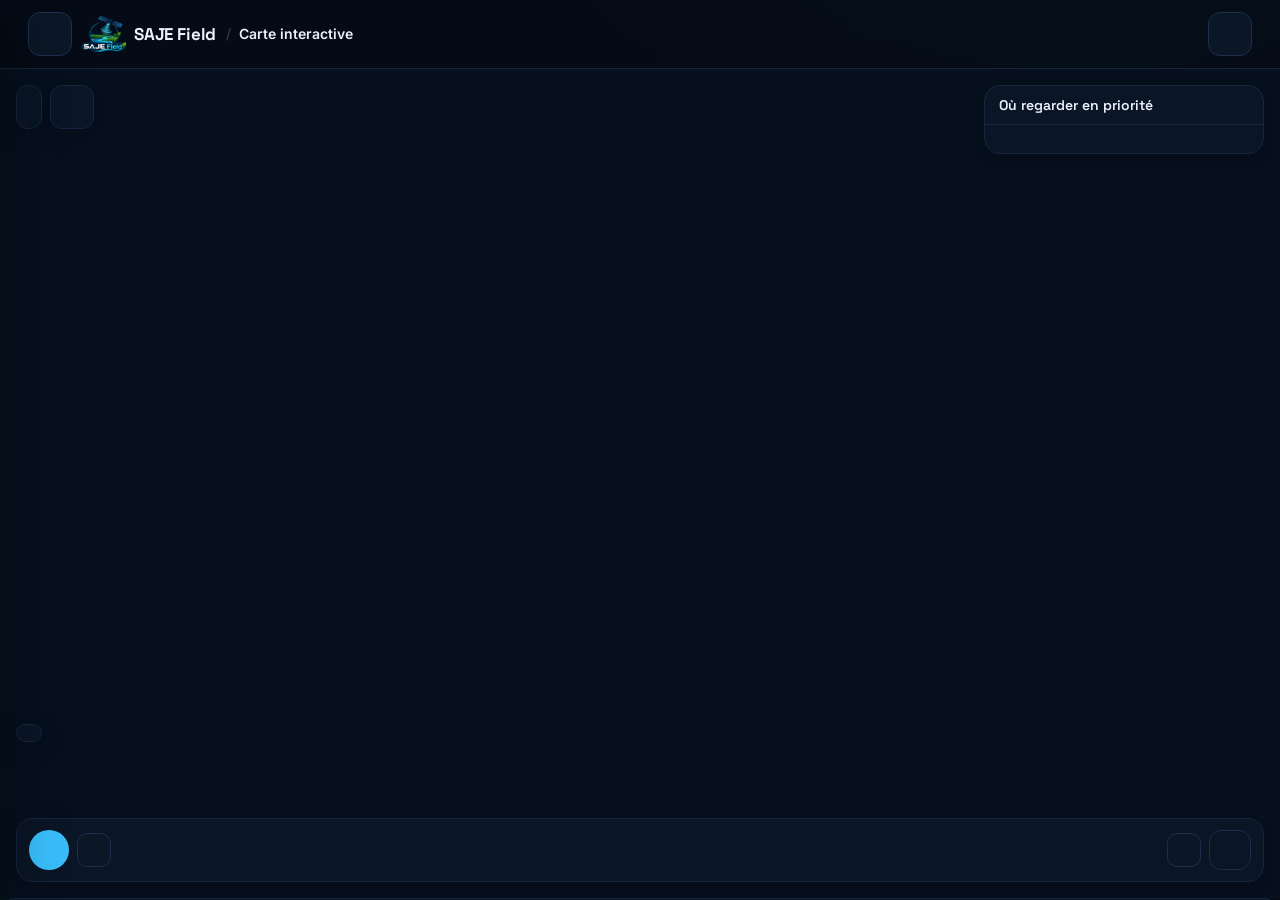
<file: index.html>
<!DOCTYPE html>
<html lang="fr">
<head>
<meta charset="utf-8">
<title>SAJE Field</title>
<meta http-equiv="refresh" content="0; url=app/index.html">
<link rel="icon" href="app/img/favicon.png">
</head>
<body>
<p>Ouverture de SAJE Field… Si rien ne se passe : <a href="app/index.html">ouvrir l'application</a>.</p>
</body>
</html>
</file>
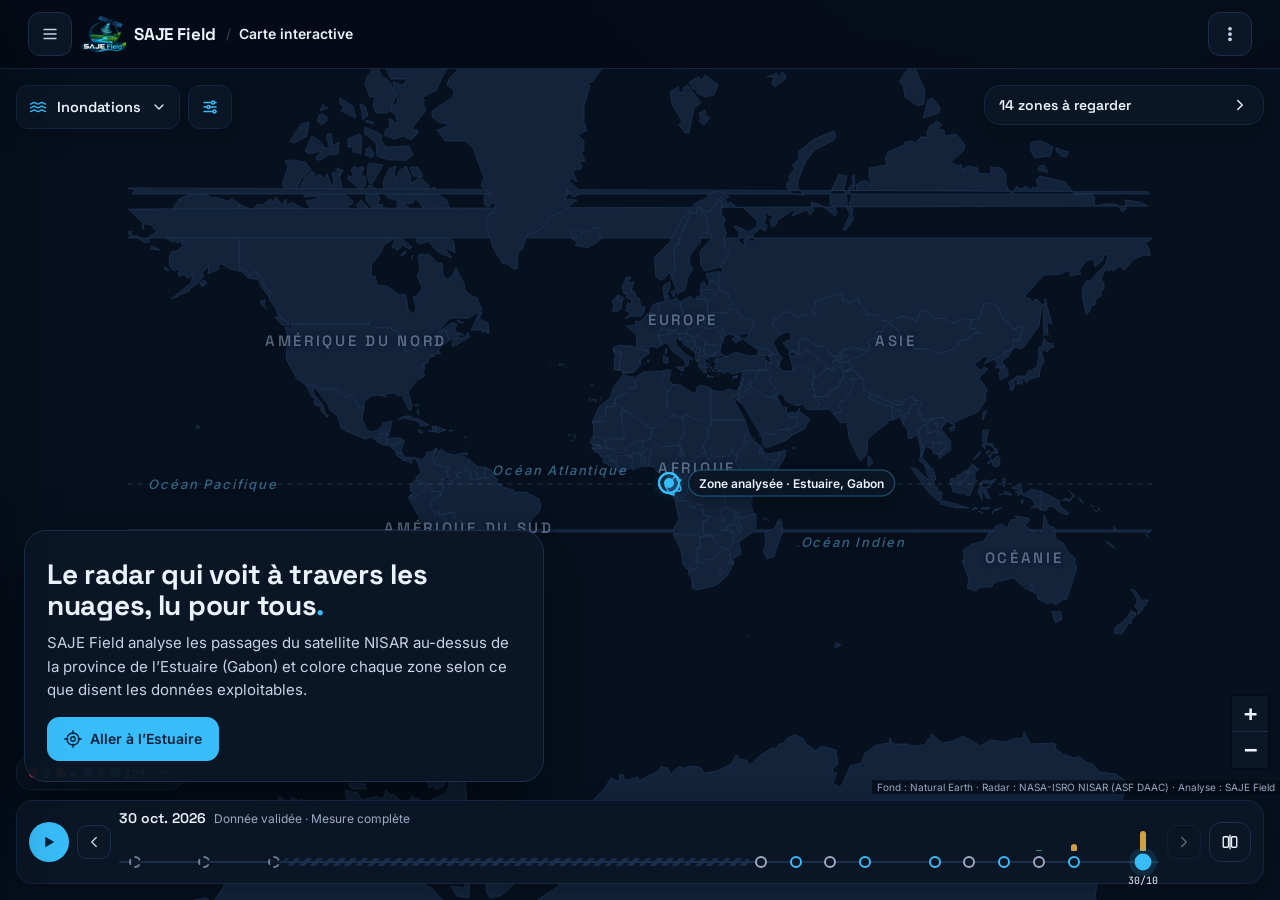
<file: app/index.html>
<!doctype html>
<html lang="fr" data-theme="dark" data-detail="simple" data-page="carte">
<head>
<meta charset="utf-8">
<meta name="viewport" content="width=device-width, initial-scale=1">
<meta name="description" content="SAJE Field : les observations radar NASA-ISRO NISAR de la province de l’Estuaire (Gabon), lues et expliquées pour tous. Application statique, hors ligne.">
<meta name="color-scheme" content="dark light">
<title>SAJE Field · L’Estuaire vu par le radar NISAR</title>
<link rel="icon" href="img/favicon.png">
<link rel="stylesheet" href="lib/leaflet.css">
<link rel="stylesheet" href="css/saje.css">
<script>
  // thème et niveau de détail mémorisés (avant l'affichage, pour éviter un flash)
  try {
    const t = localStorage.getItem('saje_theme'), d = localStorage.getItem('saje_detail');
    if (t) document.documentElement.dataset.theme = t;
    if (d) document.documentElement.dataset.detail = d;
  } catch (e) { /* stockage indisponible : valeurs par défaut */ }
</script>
<script defer src="js/donnees/data_province.js"></script>
<script defer src="js/donnees/cube_province.js"></script>
<script defer src="js/donnees/monde.js"></script>
<script defer src="lib/leaflet.js"></script>
<script defer src="lib/chart.umd.min.js"></script>
<script defer src="js/donnees.js"></script>
<script defer src="js/analyse.js"></script>
<script defer src="js/raisonnement.js"></script>
<script defer src="js/donnees/previsions_province.js" onerror="void 0"></script>
<script defer src="js/prediction.js"></script>
<script defer src="js/carte.js"></script>
<script defer src="js/interface.js"></script>
<script defer src="js/observatoire.js"></script>
<script defer src="js/donnees/bassin/index.js" onerror="void 0"></script>
<script defer src="js/bassin.js"></script>
</head>
<body>
<a class="skip" href="#main">Aller au contenu</a>

<div class="app">
  <div class="scrim" id="scrim" hidden></div>
  <!-- ================= MENU ================= -->
  <aside class="sidebar" id="sidebar" aria-label="Menu principal">
    <a class="brand" href="#carte" data-page-link="carte" aria-label="SAJE Field, accueil">
      <img src="img/logo.png" alt="" width="176" height="144">
      <span class="brand-tag">Comprendre aujourd’hui, préserver demain</span>
    </a>
    <nav class="nav" aria-label="Navigation principale">
      <button class="nav-link" data-page-link="carte"><span class="ico" data-icon="globe"></span><span>Carte interactive</span><span class="num">01</span></button>
      <button class="nav-link" data-page-link="accueil"><span class="ico" data-icon="grid"></span><span>Tableau de bord</span><span class="num">02</span></button>
      <button class="nav-link" data-page-link="bassin"><span class="ico" data-icon="waves"></span><span>Bassin du Congo</span><span class="num">↗</span></button>
      <button class="nav-link" data-page-link="comprendre"><span class="ico" data-icon="book"></span><span>Comprendre</span><span class="num">03</span></button>
      <button class="nav-link" data-page-link="sources"><span class="ico" data-icon="shield"></span><span>Sources & qualité</span><span class="num">04</span></button>
    </nav>
    <div class="side-card">
      <span class="eyebrow">Une autre vue du territoire</span>
      <p class="side-title">Au-delà<br>des nuages.</p>
      <p class="muted small">Le radar voit le sol de jour comme de nuit, même sous la couverture nuageuse de l’équateur.</p>
      <div class="orbit" aria-hidden="true"><span></span><i></i></div>
      <button class="button ghost small-btn" id="tourStart"><span class="ico" data-icon="play"></span>Visite guidée en 3 étapes</button>
    </div>
    <footer class="side-foot">
      <div class="local-badge"><span class="dot"></span>Données embarquées · sans serveur</div>
      <p><strong>NASA · ISRO · NISAR</strong><br>Équipe Hope 241 · NASA Space Apps 2026</p>
      <span class="flag" role="img" aria-label="Drapeau du Gabon"><i></i><i></i><i></i></span>
    </footer>
  </aside>

  <div class="shell">
    <!-- ================= BARRE DU HAUT ================= -->
    <header class="topbar">
      <button class="icon-button" id="menuToggle" aria-label="Ouvrir le menu" aria-expanded="false" aria-controls="sidebar"><span class="ico" data-icon="menu"></span></button>
      <a class="top-brand" href="#carte" data-page-link="carte" aria-label="SAJE Field, carte interactive"><img src="img/logo.png" alt="" width="44" height="36"><span>SAJE Field</span></a>
      <p class="crumb"><span aria-hidden="true">/</span><strong id="crumbPage">Carte interactive</strong></p>
      <span class="grow"></span>
      <span class="chip mode-chip" id="modeChip" title="Mode d’affichage"></span>
      <span class="chip net" id="netChip" title="Connexion"><span class="dot"></span><span id="netText">Hors ligne</span></span>
      <div class="more">
        <button class="icon-button" id="moreBtn" aria-label="Réglages : thème et mode d’affichage" aria-haspopup="menu" aria-expanded="false" aria-controls="moreMenu"><span class="ico" data-icon="dots"></span></button>
        <div class="more-menu" id="moreMenu" role="menu" aria-label="Réglages" hidden>
          <p class="more-title">Mode d’affichage</p>
          <button role="menuitemradio" class="more-item" data-detail="simple" aria-checked="true"><span class="ico" data-icon="user"></span><span><b>Simple</b><small>Pour tout le monde, en mots de tous les jours</small></span><span class="ico check" data-icon="tick"></span></button>
          <button role="menuitemradio" class="more-item" data-detail="expert" aria-checked="false"><span class="ico" data-icon="chart"></span><span><b>Analyste</b><small>Chiffres, statistiques, signaux radar, exports</small></span><span class="ico check" data-icon="tick"></span></button>
          <hr>
          <button role="menuitemcheckbox" class="more-item" id="themeToggle" aria-checked="true"><span class="ico" data-icon="moon"></span><span><b>Thème sombre</b><small>Plus reposant pour les yeux</small></span><span class="switch-mini" aria-hidden="true"><i></i></span></button>
          <hr>
          <p class="more-net" id="moreNet"><span class="dot"></span><span id="moreNetTxt">Hors ligne : tout fonctionne sans Internet</span></p>
          <button role="menuitem" class="more-item" id="helpToggle"><span class="ico" data-icon="help"></span><span><b>Visite guidée</b><small>Découvrir l’application en 3 étapes</small></span></button>
        </div>
      </div>
    </header>

    <main id="main" tabindex="-1">
      <!-- ===== Carte interactive (page d'arrivée) ===== -->
      <section class="obs" id="page-carte" data-pages="carte" aria-label="Carte interactive : le monde, et l’Estuaire analysé par SAJE Field">
        <div id="obsMap" role="region" aria-label="Carte du monde. La province de l’Estuaire (Gabon) est couverte de cercles colorés selon l’analyse des données NISAR. Le panneau « Où regarder » et la frise des passages donnent les mêmes informations au clavier."></div>

        <!-- en haut à gauche : module + affichage -->
        <div class="obs-top">
          <div class="obs-tabwrap">
            <button class="obs-tab" id="obsTab" aria-haspopup="true" aria-expanded="false" aria-controls="obsModPanel"></button>
            <div class="obs-mod-panel" id="obsModPanel" role="group" aria-label="Choisir ce que la carte montre" hidden></div>
          </div>
          <div class="obs-tabwrap">
            <button class="obs-tab petit" id="obsDispBtn" aria-label="Affichage de la carte" title="Affichage de la carte" aria-haspopup="true" aria-expanded="false" aria-controls="obsDisplay"><span class="ico" data-icon="sliders"></span><span class="t-lbl"><b>Affichage</b></span></button>
            <div class="obs-pop" id="obsDisplay" role="group" aria-label="Réglages de la carte" hidden>
              <p class="pop-t">Découpage</p>
              <div class="seg small" role="group" aria-label="Découpage">
                <button data-decoupe="secteurs" aria-pressed="true">Secteurs</button>
                <button data-decoupe="zones" aria-pressed="false">Zones suivies</button>
              </div>
              <div class="expert-only">
                <p class="pop-t">Diamètre des cercles</p>
                <div class="seg small" role="group" aria-label="Diamètre des cercles">
                  <button data-taille="7" aria-pressed="false">7 km</button>
                  <button data-taille="14" aria-pressed="true">14 km</button>
                  <button data-taille="28" aria-pressed="false">28 km</button>
                </div>
                <p class="pop-t">Couleur des cercles</p>
                <div class="seg small" role="group" aria-label="Couleur des cercles">
                  <button data-couleur="conclusion" aria-pressed="true">Conclusion</button>
                  <button data-couleur="z" aria-pressed="false">Écart z</button>
                </div>
              </div>
              <p class="pop-t">Fonds</p>
              <button class="pop-sw" id="obsImage" role="switch" aria-checked="false"><span class="ico" data-icon="radar"></span><span>Image radar<small>Automatique quand on zoome</small></span><span class="switch-mini" aria-hidden="true"><i></i></span></button>
              <button class="pop-sw" id="obsSat" role="switch" aria-checked="false" hidden><span class="ico" data-icon="satellite"></span><span>Satellite<small>Demande Internet</small></span><span class="switch-mini" aria-hidden="true"><i></i></span></button>
              <p class="pop-t">Aller à</p>
              <div class="pop-row">
                <button class="chip-btn" id="obsWorld"><span class="ico" data-icon="globe"></span> Monde</button>
                <button class="chip-btn" id="obsHome"><span class="ico" data-icon="target"></span> Estuaire</button>
              </div>
            </div>
          </div>
        </div>

        <!-- bandeau : sujet non mesurable ce jour-là -->
        <div class="obs-banner" id="obsBanner" role="status" hidden></div>

        <!-- progression du raisonnement -->
        <div class="obs-progress" id="obsProgress" role="status" aria-live="polite" hidden>
          <span class="obs-spin" aria-hidden="true"></span>
          <span><b id="obsProgTitle">L’algorithme analyse les données…</b><small id="obsProgText"></small></span>
          <span class="obs-bar" aria-hidden="true"><i id="obsProgBar"></i></span>
        </div>
        <div class="obs-scan" id="obsScan" aria-hidden="true" hidden></div>

        <!-- où regarder (alternative clavier à la carte) -->
        <aside class="obs-rank" id="obsRank" aria-labelledby="obsRankTitle">
          <button class="obs-rank-head" id="obsRankToggle" aria-expanded="true" aria-controls="obsRankBody">
            <span><span class="eyebrow">Résultat de l’analyse</span><strong id="obsRankTitle">Où regarder en priorité</strong></span>
            <span class="ico" data-icon="chevron"></span>
          </button>
          <div class="obs-rank-body" id="obsRankBody">
            <p class="obs-summary" id="obsSummary"></p>
            <ol class="obs-rank-list" id="obsRankList"></ol>
          </div>
        </aside>

        <!-- légende rétractable -->
        <div class="obs-legend" id="obsLegend">
          <button class="lg-toggle" id="obsLgToggle" aria-expanded="false" aria-controls="obsLgBody"></button>
          <div class="lg-body" id="obsLgBody" hidden></div>
        </div>

        <!-- frise des passages : observer dans le temps, comparer -->
        <div class="obs-time" id="obsTime" role="group" aria-label="Passages du satellite dans le temps">
          <div class="obs-cmp" id="obsCmpBar" hidden>
            <span class="cmp-lbl">Comparer</span>
            <label class="cmp-f"><span class="cmp-k a">Avant</span><select id="obsAvant" aria-label="Passage avant"></select></label>
            <button class="icon-button petit" id="obsSwap" aria-label="Inverser avant et après" title="Inverser"><span class="ico" data-icon="swap"></span></button>
            <label class="cmp-f"><span class="cmp-k b">Après</span><select id="obsApres" aria-label="Passage après"></select></label>
            <div class="seg small" role="group" aria-label="Un clic sur la frise place">
              <button data-placer="avant" aria-pressed="false">Clic = avant</button>
              <button data-placer="apres" aria-pressed="true">Clic = après</button>
            </div>
          </div>
          <div class="obs-time-row">
            <button class="obs-play" id="obsPlay" aria-label="Faire défiler les passages dans le temps" aria-pressed="false"><span class="ico" data-icon="play"></span></button>
            <button class="icon-button petit" id="obsPrev" aria-label="Passage précédent"><span class="ico" data-icon="left"></span></button>
            <div class="obs-track-wrap">
              <div class="obs-track-cap"><b id="obsCur"></b><span id="obsCurInfo"></span></div>
              <div class="obs-track" id="obsTrack" role="listbox" aria-label="Passages NISAR"></div>
              <div class="obs-track-ends" hidden><span id="obsT0"></span><span class="obs-bars-lbl" id="obsBarsLbl"></span><span id="obsT1"></span></div>
            </div>
            <button class="icon-button petit" id="obsNext" aria-label="Passage suivant"><span class="ico" data-icon="right"></span></button>
            <button class="obs-cmp-btn" id="obsCompare" aria-pressed="false"><span class="ico" data-icon="compare"></span><span>Comparer</span></button>
          </div>
        </div>

        <!-- accueil sur la vue monde -->
        <div class="obs-intro" id="obsIntro" hidden>
          <p class="eyebrow"><span class="pulse-dot"></span>NASA-ISRO NISAR · radar en bande L</p>
          <h1>Le radar qui voit à travers les nuages, lu pour tous<span class="accent">.</span></h1>
          <p>SAJE Field analyse les passages du satellite NISAR au-dessus de la province de l’Estuaire (Gabon) et colore chaque zone selon ce que disent les données exploitables.</p>
          <div class="obs-intro-actions">
            <button class="button primary" id="obsGo"><span class="ico" data-icon="target"></span>Aller à l’Estuaire</button>
            <button class="button ghost" id="obsStay">Rester sur le monde</button>
          </div>
        </div>

        <!-- fiche complète d'une zone -->
        <aside class="obs-fiche" id="obsFiche" aria-labelledby="ficheTitle" tabindex="-1" hidden></aside>
      </section>

      <!-- en-tête de page -->
      <div class="page-head">
        <div>
          <p class="eyebrow"><span class="pulse-dot"></span><span id="pageEyebrow">Observatoire NISAR · Gabon</span></p>
          <h1 id="pageTitle">L’Estuaire, vu par le radar<span class="accent">.</span></h1>
          <p class="lead" id="pageIntro">Des observations satellites lues pour vous, en langage clair.</p>
        </div>
        <div class="head-date">
          <span class="eyebrow">Dernière observation</span>
          <strong id="latestDate">—</strong>
          <span class="badge" id="latestBadge">—</span>
        </div>
      </div>

      <div class="notice" id="dataNotice" hidden></div>

      <!-- filtres -->
      <div class="filterbar" data-pages="accueil" role="group" aria-label="Choix du territoire et de l’observation">
        <label class="field"><span class="ico" data-icon="pin"></span><span class="field-in"><span class="field-lbl">Territoire</span><select id="zoneSelect"></select></span></label>
        <label class="field"><span class="ico" data-icon="calendar"></span><span class="field-in"><span class="field-lbl">Observation</span><select id="dateSelect"></select></span></label>
        <div class="filter-meta" id="dateMeta" aria-live="polite"></div>
        <button class="button ghost" id="resetZone"><span class="ico" data-icon="expand"></span>Toute la province</button>
      </div>

      <!-- ===== Vue d'ensemble : verdict + indicateurs ===== -->
      <section class="verdict" id="verdict" data-pages="accueil" aria-live="polite" aria-labelledby="verdictTitle"></section>
      <section class="metrics" id="metrics" data-pages="accueil" aria-label="Indicateurs clés"></section>


      <!-- ===== Passages du satellite ===== -->
      <section class="panel passes" data-pages="accueil" aria-labelledby="passesTitle">
        <div class="section-head">
          <div><p class="eyebrow">Dans le temps</p><h2 id="passesTitle">Les passages du satellite</h2></div>
          <span class="muted small" id="passesInfo"></span>
        </div>
        <div class="timeline" id="timeline"></div>
      </section>

      <!-- ===== Lire la zone + comparer ===== -->
      <section class="dash-row" data-pages="accueil">
        <aside class="panel inspector" aria-labelledby="inspTitle">
          <div class="insp-head">
            <p class="eyebrow">Lire la zone</p>
            <h2 id="inspTitle">—</h2>
          </div>
          <div class="constats" id="constats" aria-live="polite"></div>
          <details class="unknowns" id="unknowns"></details>
          <div class="insp-actions">
            <button class="button primary" id="copySummary"><span class="ico" data-icon="copy"></span>Copier le résumé</button>
            <button class="button" id="exportCsv"><span class="ico" data-icon="download"></span>CSV</button>
            <button class="button" id="printSheet"><span class="ico" data-icon="print"></span>Fiche PDF</button>
          </div>
        </aside>
        <section class="panel compare-panel" aria-labelledby="cmpTitle">
          <div class="section-head">
            <div><p class="eyebrow">Avant / après</p><h2 id="cmpTitle">Ce qui a changé entre deux passages</h2></div>
          </div>
          <input type="checkbox" id="compareToggle" checked hidden>
          <div id="compareBox">
            <label class="field-label inline">Comparer le passage choisi au<select id="beforeSelect"></select></label>
            <div id="compareResult"></div>
          </div>
        </section>
      </section>

      <!-- ===== Tous les indicateurs dans le temps ===== -->
      <section class="panel multiples" data-pages="accueil" aria-labelledby="multiTitle">
        <div class="section-head">
          <div><p class="eyebrow">Vue d’ensemble</p><h2 id="multiTitle">Les 6 indicateurs dans le temps</h2></div>
          <span class="muted small">Bande claire : ce qui est habituel pour cette zone · point : passage choisi</span>
        </div>
        <div class="mini-grid" id="miniGrid"></div>
      </section>

      <!-- ===== Historique des états + comparaison des zones ===== -->
      <section class="dash-row" data-pages="accueil">
        <section class="panel etats-panel" aria-labelledby="etatsTitle">
          <div class="section-head">
            <div><p class="eyebrow">Historique</p><h2 id="etatsTitle">L’état de la zone, passage après passage</h2></div>
          </div>
          <div class="table-scroll" id="etatsGrid"></div>
          <div class="etats-leg" id="etatsLeg"></div>
        </section>
        <section class="panel zones-panel" aria-labelledby="zonesTitle">
          <div class="section-head">
            <div><p class="eyebrow">Comparer les zones</p><h2 id="zonesTitle">Toutes les zones suivies, le même jour</h2></div>
          </div>
          <div class="table-scroll" id="zonesTable"></div>
        </section>
      </section>

      <!-- ===== Raisonnement (visible partout où il y a une analyse) ===== -->
      <section class="panel reasoning" id="reasoning" data-pages="accueil" aria-labelledby="reasonTitle">
        <div class="section-head">
          <div><p class="eyebrow">Transparence</p><h2 id="reasonTitle">Comment SAJE Field est arrivé à cette conclusion</h2></div>
          <button class="button ghost reveal" id="reasonToggle" aria-expanded="false" aria-controls="reasonSteps"><span>Voir le raisonnement</span><span class="ico" data-icon="chevron"></span></button>
        </div>
        <ol class="steps" id="reasonSteps"></ol>
      </section>

      <!-- ===== Prévision du prochain passage ===== -->
      <section class="panel forecast" id="forecast" data-pages="accueil" aria-labelledby="forecastTitle">
        <div class="section-head">
          <div><p class="eyebrow">Et ensuite ?</p><h2 id="forecastTitle">Ce que le prochain passage devrait montrer</h2></div>
          <div class="fc-head-actions">
            <span class="muted small" id="forecastSub"></span>
            <button class="button" id="exportForecast"><span class="ico" data-icon="download"></span>Prévisions (CSV)</button>
          </div>
        </div>
        <div class="fc-grid" id="forecastCards"></div>
        <details class="unknowns" id="forecastNo" hidden></details>
        <details class="table-details fc-method">
          <summary>Comment ces prévisions sont-elles faites ?</summary>
          <div class="prose small" id="forecastMethod"></div>
        </details>
      </section>

      <!-- ===== Tendances + points d'attention ===== -->
      <section class="trend-grid" data-pages="accueil">
        <div class="panel chart-panel">
          <div class="section-head">
            <div><p class="eyebrow">Prendre du recul</p><h2>Ce qui change dans le temps</h2></div>
            <label class="field-label inline">Indicateur<select id="chartMetric"></select></label>
          </div>
          <div class="chart-wrap"><canvas id="trendChart" role="img" aria-label="Évolution de l’indicateur dans le temps"></canvas><div class="chart-empty" id="chartEmpty" hidden></div></div>
          <div class="chart-foot">
            <span class="legend-inline"><i class="band"></i>Normale de la zone (passages calibrés)</span>
            <span class="legend-inline"><i class="fc-swatch"></i>Prévision du prochain passage (intervalle à 95 %)</span>
            <label class="check"><input type="checkbox" id="includeBeta">Afficher les données d’essai (bêta)</label>
          </div>
          <details class="table-details"><summary>Voir les valeurs en tableau</summary><div class="table-scroll" id="chartTable"></div></details>
        </div>
        <aside class="panel attention" aria-labelledby="attTitle">
          <p class="eyebrow">Points d’attention</p>
          <h2 id="attTitle">Où regarder en priorité</h2>
          <ol class="ranking" id="ranking"></ol>
          <p class="footnote">Classement calculé pour l’observation choisie, à partir des écarts à la normale de chaque zone et de leur fiabilité. Ce n’est pas une alerte en temps réel.</p>
        </aside>
      </section>

      <!-- ===== Pages de contenu ===== -->
      <section id="page-bassin" class="bassin" data-pages="bassin" aria-label="Bassin du Congo : eau, végétation et humidité du sol" hidden></section>
      <section id="page-comprendre" class="content-page" data-pages="comprendre"></section>
      <section id="page-sources" class="content-page" data-pages="sources"></section>

      <footer class="main-foot">
        <span>SAJE Field · Comprendre aujourd’hui, préserver demain.</span>
        <span>Radar : NASA-ISRO NISAR (ASF DAAC) · <a href="#sources" data-page-link="sources">Sources & limites</a></span>
      </footer>
    </main>
  </div>
</div>

<!-- visite guidée (non modale : la carte reste visible) -->
<dialog id="tour" aria-labelledby="tourTitle">
  <button class="icon-button close" data-close="tour" aria-label="Fermer la visite"><span class="ico" data-icon="close"></span></button>
  <div class="tour-dots" id="tourDots" aria-hidden="true"></div>
  <p class="eyebrow" id="tourStep"></p>
  <h2 id="tourTitle"></h2>
  <div id="tourText" class="tour-text"></div>
  <div class="dialog-actions">
    <button class="button ghost" id="tourPrev">Précédent</button>
    <button class="button primary" id="tourNext">Suivant</button>
  </div>
</dialog>

<!-- saisie de coordonnées -->


<div class="toast" id="toast" role="status" aria-live="polite"></div>
<noscript><p class="notice">Activez JavaScript pour explorer les données. Aucun serveur n’est nécessaire.</p></noscript>
</body>
</html>
</file>
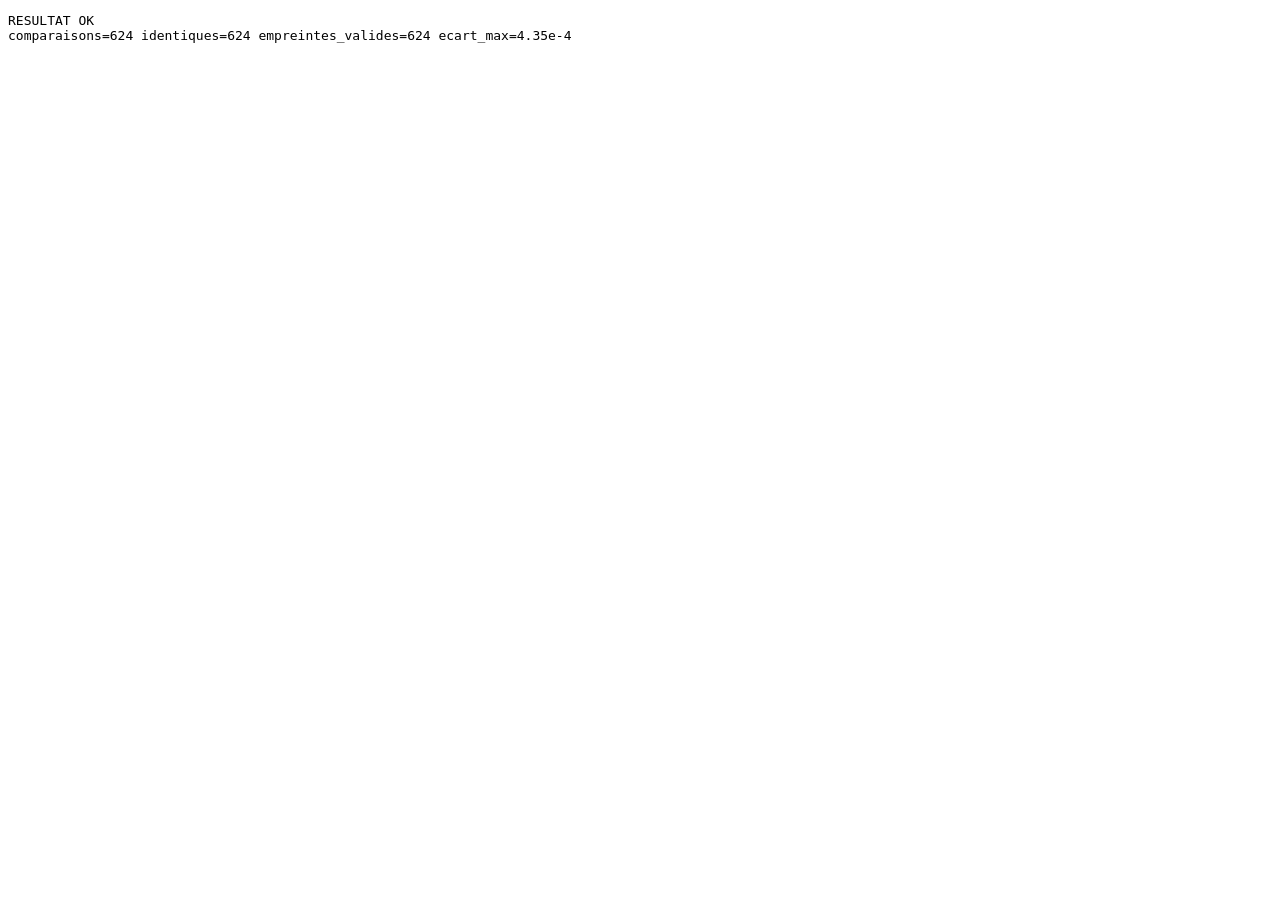
<file: app/tests/parite.html>
<!DOCTYPE html>
<html lang="fr">
<head>
<meta charset="utf-8">
<title>SAJE Field · test de parité Python / navigateur</title>
<!-- Ouvrir ce fichier dans le navigateur : il refait dans le navigateur toutes les prévisions
     calculées par prevision/prevoir.py et vérifie que les deux donnent les mêmes résultats. -->
<script src="../js/donnees/data_province.js"></script>
<script src="../js/donnees/cube_province.js"></script>
<script src="../js/donnees/previsions_province.js"></script>
<script src="../js/donnees.js"></script>
<script src="../js/analyse.js"></script>
<script src="../js/raisonnement.js"></script>
<script src="../js/prediction.js"></script>
</head>
<body>
<pre id="out">test en cours…</pre>
<script>
(async () => {
  const out = document.getElementById('out');
  try {
    const M = Donnees.M, PY = window.SAJE_PREVISIONS.province.zones, R = Raisonnement;
    await Analyse.charger();
    let n = 0, ok = 0, empreinte = 0, ecartMax = 0;
    const erreurs = [];
    const proche = (a, b) => a == null && b == null || Math.abs(a - b) <= 2e-4 * (1 + Math.abs(b));
    for (const nom of Donnees.nomsZones()) {
      const f = Donnees.zonesSuivies().find(z => z.properties.nom === nom);
      const serie = R.completer(/Province/.test(nom) ? M.series[nom]
        : M.dates.map(d => Analyse.stats(Analyse.indices(f.geometry), d)).filter(p => p && p.pixels > 0));
      for (const d of M.dates) {
        const py = PY[nom]?.[d.date + '|' + d.orbite] || [];
        for (const id of R.ORDRE) {
          n++;
          const js = Prediction.prevoir(id, R.IND[id], serie, d);
          const p = py.find(x => x.id === id);
          const vu = Prediction.toutes(serie, d, R.IND, [id], null, nom)[0];
          if (vu.source === 'python') empreinte++;
          if (!p) { erreurs.push(`${nom} ${d.date} ${id} : absent côté Python`); continue; }
          if (p.ok !== js.ok) { erreurs.push(`${nom} ${d.date} ${id} : ok Python=${p.ok} navigateur=${js.ok}`); continue; }
          if (!js.ok) { ok++; continue; }
          const champs = [['valeur', p.valeur, js.valeur], ['bas', p.bas, js.bas], ['haut', p.haut, js.haut], ['mae', p.mae, js.mae],
            ['risque', p.risque?.p, js.risque?.p], ['confiance', p.conf.score, js.conf.score]];
          const diff = champs.filter(([, a, b]) => !proche(a, b));
          champs.forEach(([, a, b]) => { if (a != null && b != null) ecartMax = Math.max(ecartMax, Math.abs(a - b)); });
          if (p.modele.id !== js.modele.id) diff.push(['modele', p.modele.id, js.modele.id]);
          if (diff.length) erreurs.push(`${nom} ${d.date} ${id} : ` + diff.map(([k, a, b]) => `${k} ${a} ≠ ${b}`).join(', '));
          else ok++;
        }
      }
    }
    out.textContent = `RESULTAT ${erreurs.length ? 'ECHEC' : 'OK'}\ncomparaisons=${n} identiques=${ok} empreintes_valides=${empreinte} ecart_max=${ecartMax.toExponential(2)}\n` + erreurs.slice(0, 40).join('\n');
  } catch (e) { out.textContent = 'RESULTAT ERREUR ' + e.stack; }
})();
</script>
</body>
</html>
</file>
<file: app/lib/leaflet.css>
/* required styles */

.leaflet-pane,
.leaflet-tile,
.leaflet-marker-icon,
.leaflet-marker-shadow,
.leaflet-tile-container,
.leaflet-pane > svg,
.leaflet-pane > canvas,
.leaflet-zoom-box,
.leaflet-image-layer,
.leaflet-layer {
	position: absolute;
	left: 0;
	top: 0;
	}
.leaflet-container {
	overflow: hidden;
	}
.leaflet-tile,
.leaflet-marker-icon,
.leaflet-marker-shadow {
	-webkit-user-select: none;
	   -moz-user-select: none;
	        user-select: none;
	  -webkit-user-drag: none;
	}
/* Prevents IE11 from highlighting tiles in blue */
.leaflet-tile::selection {
	background: transparent;
}
/* Safari renders non-retina tile on retina better with this, but Chrome is worse */
.leaflet-safari .leaflet-tile {
	image-rendering: -webkit-optimize-contrast;
	}
/* hack that prevents hw layers "stretching" when loading new tiles */
.leaflet-safari .leaflet-tile-container {
	width: 1600px;
	height: 1600px;
	-webkit-transform-origin: 0 0;
	}
.leaflet-marker-icon,
.leaflet-marker-shadow {
	display: block;
	}
/* .leaflet-container svg: reset svg max-width decleration shipped in Joomla! (joomla.org) 3.x */
/* .leaflet-container img: map is broken in FF if you have max-width: 100% on tiles */
.leaflet-container .leaflet-overlay-pane svg {
	max-width: none !important;
	max-height: none !important;
	}
.leaflet-container .leaflet-marker-pane img,
.leaflet-container .leaflet-shadow-pane img,
.leaflet-container .leaflet-tile-pane img,
.leaflet-container img.leaflet-image-layer,
.leaflet-container .leaflet-tile {
	max-width: none !important;
	max-height: none !important;
	width: auto;
	padding: 0;
	}

.leaflet-container img.leaflet-tile {
	/* See: https://bugs.chromium.org/p/chromium/issues/detail?id=600120 */
	mix-blend-mode: plus-lighter;
}

.leaflet-container.leaflet-touch-zoom {
	-ms-touch-action: pan-x pan-y;
	touch-action: pan-x pan-y;
	}
.leaflet-container.leaflet-touch-drag {
	-ms-touch-action: pinch-zoom;
	/* Fallback for FF which doesn't support pinch-zoom */
	touch-action: none;
	touch-action: pinch-zoom;
}
.leaflet-container.leaflet-touch-drag.leaflet-touch-zoom {
	-ms-touch-action: none;
	touch-action: none;
}
.leaflet-container {
	-webkit-tap-highlight-color: transparent;
}
.leaflet-container a {
	-webkit-tap-highlight-color: rgba(51, 181, 229, 0.4);
}
.leaflet-tile {
	filter: inherit;
	visibility: hidden;
	}
.leaflet-tile-loaded {
	visibility: inherit;
	}
.leaflet-zoom-box {
	width: 0;
	height: 0;
	-moz-box-sizing: border-box;
	     box-sizing: border-box;
	z-index: 800;
	}
/* workaround for https://bugzilla.mozilla.org/show_bug.cgi?id=888319 */
.leaflet-overlay-pane svg {
	-moz-user-select: none;
	}

.leaflet-pane         { z-index: 400; }

.leaflet-tile-pane    { z-index: 200; }
.leaflet-overlay-pane { z-index: 400; }
.leaflet-shadow-pane  { z-index: 500; }
.leaflet-marker-pane  { z-index: 600; }
.leaflet-tooltip-pane   { z-index: 650; }
.leaflet-popup-pane   { z-index: 700; }

.leaflet-map-pane canvas { z-index: 100; }
.leaflet-map-pane svg    { z-index: 200; }

.leaflet-vml-shape {
	width: 1px;
	height: 1px;
	}
.lvml {
	behavior: url(#default#VML);
	display: inline-block;
	position: absolute;
	}


/* control positioning */

.leaflet-control {
	position: relative;
	z-index: 800;
	pointer-events: visiblePainted; /* IE 9-10 doesn't have auto */
	pointer-events: auto;
	}
.leaflet-top,
.leaflet-bottom {
	position: absolute;
	z-index: 1000;
	pointer-events: none;
	}
.leaflet-top {
	top: 0;
	}
.leaflet-right {
	right: 0;
	}
.leaflet-bottom {
	bottom: 0;
	}
.leaflet-left {
	left: 0;
	}
.leaflet-control {
	float: left;
	clear: both;
	}
.leaflet-right .leaflet-control {
	float: right;
	}
.leaflet-top .leaflet-control {
	margin-top: 10px;
	}
.leaflet-bottom .leaflet-control {
	margin-bottom: 10px;
	}
.leaflet-left .leaflet-control {
	margin-left: 10px;
	}
.leaflet-right .leaflet-control {
	margin-right: 10px;
	}


/* zoom and fade animations */

.leaflet-fade-anim .leaflet-popup {
	opacity: 0;
	-webkit-transition: opacity 0.2s linear;
	   -moz-transition: opacity 0.2s linear;
	        transition: opacity 0.2s linear;
	}
.leaflet-fade-anim .leaflet-map-pane .leaflet-popup {
	opacity: 1;
	}
.leaflet-zoom-animated {
	-webkit-transform-origin: 0 0;
	    -ms-transform-origin: 0 0;
	        transform-origin: 0 0;
	}
svg.leaflet-zoom-animated {
	will-change: transform;
}

.leaflet-zoom-anim .leaflet-zoom-animated {
	-webkit-transition: -webkit-transform 0.25s cubic-bezier(0,0,0.25,1);
	   -moz-transition:    -moz-transform 0.25s cubic-bezier(0,0,0.25,1);
	        transition:         transform 0.25s cubic-bezier(0,0,0.25,1);
	}
.leaflet-zoom-anim .leaflet-tile,
.leaflet-pan-anim .leaflet-tile {
	-webkit-transition: none;
	   -moz-transition: none;
	        transition: none;
	}

.leaflet-zoom-anim .leaflet-zoom-hide {
	visibility: hidden;
	}


/* cursors */

.leaflet-interactive {
	cursor: pointer;
	}
.leaflet-grab {
	cursor: -webkit-grab;
	cursor:    -moz-grab;
	cursor:         grab;
	}
.leaflet-crosshair,
.leaflet-crosshair .leaflet-interactive {
	cursor: crosshair;
	}
.leaflet-popup-pane,
.leaflet-control {
	cursor: auto;
	}
.leaflet-dragging .leaflet-grab,
.leaflet-dragging .leaflet-grab .leaflet-interactive,
.leaflet-dragging .leaflet-marker-draggable {
	cursor: move;
	cursor: -webkit-grabbing;
	cursor:    -moz-grabbing;
	cursor:         grabbing;
	}

/* marker & overlays interactivity */
.leaflet-marker-icon,
.leaflet-marker-shadow,
.leaflet-image-layer,
.leaflet-pane > svg path,
.leaflet-tile-container {
	pointer-events: none;
	}

.leaflet-marker-icon.leaflet-interactive,
.leaflet-image-layer.leaflet-interactive,
.leaflet-pane > svg path.leaflet-interactive,
svg.leaflet-image-layer.leaflet-interactive path {
	pointer-events: visiblePainted; /* IE 9-10 doesn't have auto */
	pointer-events: auto;
	}

/* visual tweaks */

.leaflet-container {
	background: #ddd;
	outline-offset: 1px;
	}
.leaflet-container a {
	color: #0078A8;
	}
.leaflet-zoom-box {
	border: 2px dotted #38f;
	background: rgba(255,255,255,0.5);
	}


/* general typography */
.leaflet-container {
	font-family: "Helvetica Neue", Arial, Helvetica, sans-serif;
	font-size: 12px;
	font-size: 0.75rem;
	line-height: 1.5;
	}


/* general toolbar styles */

.leaflet-bar {
	box-shadow: 0 1px 5px rgba(0,0,0,0.65);
	border-radius: 4px;
	}
.leaflet-bar a {
	background-color: #fff;
	border-bottom: 1px solid #ccc;
	width: 26px;
	height: 26px;
	line-height: 26px;
	display: block;
	text-align: center;
	text-decoration: none;
	color: black;
	}
.leaflet-bar a,
.leaflet-control-layers-toggle {
	background-position: 50% 50%;
	background-repeat: no-repeat;
	display: block;
	}
.leaflet-bar a:hover,
.leaflet-bar a:focus {
	background-color: #f4f4f4;
	}
.leaflet-bar a:first-child {
	border-top-left-radius: 4px;
	border-top-right-radius: 4px;
	}
.leaflet-bar a:last-child {
	border-bottom-left-radius: 4px;
	border-bottom-right-radius: 4px;
	border-bottom: none;
	}
.leaflet-bar a.leaflet-disabled {
	cursor: default;
	background-color: #f4f4f4;
	color: #bbb;
	}

.leaflet-touch .leaflet-bar a {
	width: 30px;
	height: 30px;
	line-height: 30px;
	}
.leaflet-touch .leaflet-bar a:first-child {
	border-top-left-radius: 2px;
	border-top-right-radius: 2px;
	}
.leaflet-touch .leaflet-bar a:last-child {
	border-bottom-left-radius: 2px;
	border-bottom-right-radius: 2px;
	}

/* zoom control */

.leaflet-control-zoom-in,
.leaflet-control-zoom-out {
	font: bold 18px 'Lucida Console', Monaco, monospace;
	text-indent: 1px;
	}

.leaflet-touch .leaflet-control-zoom-in, .leaflet-touch .leaflet-control-zoom-out  {
	font-size: 22px;
	}


/* layers control */

.leaflet-control-layers {
	box-shadow: 0 1px 5px rgba(0,0,0,0.4);
	background: #fff;
	border-radius: 5px;
	}
.leaflet-control-layers-toggle {
	background-image: url(images/layers.png);
	width: 36px;
	height: 36px;
	}
.leaflet-retina .leaflet-control-layers-toggle {
	background-image: url(images/layers-2x.png);
	background-size: 26px 26px;
	}
.leaflet-touch .leaflet-control-layers-toggle {
	width: 44px;
	height: 44px;
	}
.leaflet-control-layers .leaflet-control-layers-list,
.leaflet-control-layers-expanded .leaflet-control-layers-toggle {
	display: none;
	}
.leaflet-control-layers-expanded .leaflet-control-layers-list {
	display: block;
	position: relative;
	}
.leaflet-control-layers-expanded {
	padding: 6px 10px 6px 6px;
	color: #333;
	background: #fff;
	}
.leaflet-control-layers-scrollbar {
	overflow-y: scroll;
	overflow-x: hidden;
	padding-right: 5px;
	}
.leaflet-control-layers-selector {
	margin-top: 2px;
	position: relative;
	top: 1px;
	}
.leaflet-control-layers label {
	display: block;
	font-size: 13px;
	font-size: 1.08333em;
	}
.leaflet-control-layers-separator {
	height: 0;
	border-top: 1px solid #ddd;
	margin: 5px -10px 5px -6px;
	}

/* Default icon URLs */
.leaflet-default-icon-path { /* used only in path-guessing heuristic, see L.Icon.Default */
	background-image: url(images/marker-icon.png);
	}


/* attribution and scale controls */

.leaflet-container .leaflet-control-attribution {
	background: #fff;
	background: rgba(255, 255, 255, 0.8);
	margin: 0;
	}
.leaflet-control-attribution,
.leaflet-control-scale-line {
	padding: 0 5px;
	color: #333;
	line-height: 1.4;
	}
.leaflet-control-attribution a {
	text-decoration: none;
	}
.leaflet-control-attribution a:hover,
.leaflet-control-attribution a:focus {
	text-decoration: underline;
	}
.leaflet-attribution-flag {
	display: inline !important;
	vertical-align: baseline !important;
	width: 1em;
	height: 0.6669em;
	}
.leaflet-left .leaflet-control-scale {
	margin-left: 5px;
	}
.leaflet-bottom .leaflet-control-scale {
	margin-bottom: 5px;
	}
.leaflet-control-scale-line {
	border: 2px solid #777;
	border-top: none;
	line-height: 1.1;
	padding: 2px 5px 1px;
	white-space: nowrap;
	-moz-box-sizing: border-box;
	     box-sizing: border-box;
	background: rgba(255, 255, 255, 0.8);
	text-shadow: 1px 1px #fff;
	}
.leaflet-control-scale-line:not(:first-child) {
	border-top: 2px solid #777;
	border-bottom: none;
	margin-top: -2px;
	}
.leaflet-control-scale-line:not(:first-child):not(:last-child) {
	border-bottom: 2px solid #777;
	}

.leaflet-touch .leaflet-control-attribution,
.leaflet-touch .leaflet-control-layers,
.leaflet-touch .leaflet-bar {
	box-shadow: none;
	}
.leaflet-touch .leaflet-control-layers,
.leaflet-touch .leaflet-bar {
	border: 2px solid rgba(0,0,0,0.2);
	background-clip: padding-box;
	}


/* popup */

.leaflet-popup {
	position: absolute;
	text-align: center;
	margin-bottom: 20px;
	}
.leaflet-popup-content-wrapper {
	padding: 1px;
	text-align: left;
	border-radius: 12px;
	}
.leaflet-popup-content {
	margin: 13px 24px 13px 20px;
	line-height: 1.3;
	font-size: 13px;
	font-size: 1.08333em;
	min-height: 1px;
	}
.leaflet-popup-content p {
	margin: 17px 0;
	margin: 1.3em 0;
	}
.leaflet-popup-tip-container {
	width: 40px;
	height: 20px;
	position: absolute;
	left: 50%;
	margin-top: -1px;
	margin-left: -20px;
	overflow: hidden;
	pointer-events: none;
	}
.leaflet-popup-tip {
	width: 17px;
	height: 17px;
	padding: 1px;

	margin: -10px auto 0;
	pointer-events: auto;

	-webkit-transform: rotate(45deg);
	   -moz-transform: rotate(45deg);
	    -ms-transform: rotate(45deg);
	        transform: rotate(45deg);
	}
.leaflet-popup-content-wrapper,
.leaflet-popup-tip {
	background: white;
	color: #333;
	box-shadow: 0 3px 14px rgba(0,0,0,0.4);
	}
.leaflet-container a.leaflet-popup-close-button {
	position: absolute;
	top: 0;
	right: 0;
	border: none;
	text-align: center;
	width: 24px;
	height: 24px;
	font: 16px/24px Tahoma, Verdana, sans-serif;
	color: #757575;
	text-decoration: none;
	background: transparent;
	}
.leaflet-container a.leaflet-popup-close-button:hover,
.leaflet-container a.leaflet-popup-close-button:focus {
	color: #585858;
	}
.leaflet-popup-scrolled {
	overflow: auto;
	}

.leaflet-oldie .leaflet-popup-content-wrapper {
	-ms-zoom: 1;
	}
.leaflet-oldie .leaflet-popup-tip {
	width: 24px;
	margin: 0 auto;

	-ms-filter: "progid:DXImageTransform.Microsoft.Matrix(M11=0.70710678, M12=0.70710678, M21=-0.70710678, M22=0.70710678)";
	filter: progid:DXImageTransform.Microsoft.Matrix(M11=0.70710678, M12=0.70710678, M21=-0.70710678, M22=0.70710678);
	}

.leaflet-oldie .leaflet-control-zoom,
.leaflet-oldie .leaflet-control-layers,
.leaflet-oldie .leaflet-popup-content-wrapper,
.leaflet-oldie .leaflet-popup-tip {
	border: 1px solid #999;
	}


/* div icon */

.leaflet-div-icon {
	background: #fff;
	border: 1px solid #666;
	}


/* Tooltip */
/* Base styles for the element that has a tooltip */
.leaflet-tooltip {
	position: absolute;
	padding: 6px;
	background-color: #fff;
	border: 1px solid #fff;
	border-radius: 3px;
	color: #222;
	white-space: nowrap;
	-webkit-user-select: none;
	-moz-user-select: none;
	-ms-user-select: none;
	user-select: none;
	pointer-events: none;
	box-shadow: 0 1px 3px rgba(0,0,0,0.4);
	}
.leaflet-tooltip.leaflet-interactive {
	cursor: pointer;
	pointer-events: auto;
	}
.leaflet-tooltip-top:before,
.leaflet-tooltip-bottom:before,
.leaflet-tooltip-left:before,
.leaflet-tooltip-right:before {
	position: absolute;
	pointer-events: none;
	border: 6px solid transparent;
	background: transparent;
	content: "";
	}

/* Directions */

.leaflet-tooltip-bottom {
	margin-top: 6px;
}
.leaflet-tooltip-top {
	margin-top: -6px;
}
.leaflet-tooltip-bottom:before,
.leaflet-tooltip-top:before {
	left: 50%;
	margin-left: -6px;
	}
.leaflet-tooltip-top:before {
	bottom: 0;
	margin-bottom: -12px;
	border-top-color: #fff;
	}
.leaflet-tooltip-bottom:before {
	top: 0;
	margin-top: -12px;
	margin-left: -6px;
	border-bottom-color: #fff;
	}
.leaflet-tooltip-left {
	margin-left: -6px;
}
.leaflet-tooltip-right {
	margin-left: 6px;
}
.leaflet-tooltip-left:before,
.leaflet-tooltip-right:before {
	top: 50%;
	margin-top: -6px;
	}
.leaflet-tooltip-left:before {
	right: 0;
	margin-right: -12px;
	border-left-color: #fff;
	}
.leaflet-tooltip-right:before {
	left: 0;
	margin-left: -12px;
	border-right-color: #fff;
	}

/* Printing */

@media print {
	/* Prevent printers from removing background-images of controls. */
	.leaflet-control {
		-webkit-print-color-adjust: exact;
		print-color-adjust: exact;
		}
	}
</file>
<file: app/css/saje.css>
/* =====================================================================
   SAJE Field — design (version statique hors ligne)
   Thème sombre « mission control » par défaut, thème clair au choix.
   ===================================================================== */
@font-face{font-family:Inter;font-weight:400;font-display:swap;src:url(../fonts/inter-latin-400-normal.woff2) format("woff2")}
@font-face{font-family:Inter;font-weight:500;font-display:swap;src:url(../fonts/inter-latin-500-normal.woff2) format("woff2")}
@font-face{font-family:Inter;font-weight:600;font-display:swap;src:url(../fonts/inter-latin-600-normal.woff2) format("woff2")}
@font-face{font-family:"Space Grotesk";font-weight:500;font-display:swap;src:url(../fonts/space-grotesk-latin-500-normal.woff2) format("woff2")}
@font-face{font-family:"Space Grotesk";font-weight:600;font-display:swap;src:url(../fonts/space-grotesk-latin-600-normal.woff2) format("woff2")}
@font-face{font-family:"Space Grotesk";font-weight:700;font-display:swap;src:url(../fonts/space-grotesk-latin-700-normal.woff2) format("woff2")}
@font-face{font-family:"JetBrains Mono";font-weight:400;font-display:swap;src:url(../fonts/jetbrains-mono-latin-400-normal.woff2) format("woff2")}

:root{
  --bg:#050c17; --bg2:#08121f; --panel:#0b1626; --panel2:#0f1d31; --panel3:#132540;
  --line:#1b2f4d; --line2:#142640;
  --text:#ecf2fb; --text2:#c7d3e5; --muted:#9aabc3; --faint:#7d90ab;
  --accent:#38bdf8; --accent2:#22d3ee; --accent-ink:#03203a; --accent-soft:rgba(56,189,248,.13); --accent-line:rgba(56,189,248,.42);
  --green:#4ade80; --green-ink:#86efac; --amber:#f5b94a; --amber-ink:#f8d48f; --red:#fb7185; --red-ink:#fda4b4; --violet:#a78bfa;
  --ok-bg:rgba(74,222,128,.12); --ok-line:rgba(74,222,128,.42);
  --warn-bg:rgba(245,185,74,.12); --warn-line:rgba(245,185,74,.45);
  --bad-bg:rgba(251,113,133,.12); --bad-line:rgba(251,113,133,.45);
  --na-bg:rgba(154,171,195,.10); --na-line:rgba(154,171,195,.35);
  --shadow:0 24px 60px rgba(0,0,0,.45); --shadow-sm:0 6px 18px rgba(0,0,0,.28);
  --glow:radial-gradient(1100px 520px at 85% -12%, rgba(56,189,248,.13), transparent 60%), radial-gradient(900px 500px at -10% 110%, rgba(74,222,128,.07), transparent 60%);
  --r:20px; --r-md:14px; --r-sm:10px;
  --font:Inter,system-ui,-apple-system,"Segoe UI",Roboto,sans-serif;
  --display:"Space Grotesk",Inter,system-ui,sans-serif;
  --mono:"JetBrains Mono",ui-monospace,Consolas,monospace;
  --ease:cubic-bezier(.2,.7,.2,1);
  color-scheme:dark;
}
html[data-theme=light]{
  --bg:#eef3f9; --bg2:#ffffff; --panel:#ffffff; --panel2:#f4f7fb; --panel3:#e9f0f8;
  --line:#d6e0ec; --line2:#e4ebf3;
  --text:#0b1a2d; --text2:#24364e; --muted:#4c5d76; --faint:#5a6b84;
  --accent:#0369a1; --accent2:#0e7490; --accent-ink:#ffffff; --accent-soft:rgba(3,105,161,.09); --accent-line:rgba(3,105,161,.4);
  --green:#15803d; --green-ink:#166534; --amber:#b45309; --amber-ink:#92400e; --red:#be123c; --red-ink:#9f1239; --violet:#6d28d9;
  --ok-bg:rgba(21,128,61,.08); --ok-line:rgba(21,128,61,.35);
  --warn-bg:rgba(180,83,9,.08); --warn-line:rgba(180,83,9,.35);
  --bad-bg:rgba(190,18,60,.07); --bad-line:rgba(190,18,60,.32);
  --na-bg:rgba(76,93,118,.07); --na-line:rgba(76,93,118,.3);
  --shadow:0 18px 40px rgba(15,35,70,.12); --shadow-sm:0 4px 14px rgba(15,35,70,.08);
  --glow:radial-gradient(1100px 520px at 85% -12%, rgba(3,105,161,.08), transparent 60%);
  color-scheme:light;
}

*{box-sizing:border-box}
html,body{margin:0}
body{background:var(--glow),var(--bg);background-attachment:fixed;color:var(--text);font:15px/1.55 var(--font);-webkit-font-smoothing:antialiased}
a{color:var(--accent)}
button,input,select,textarea{font:inherit;color:inherit}
button{cursor:pointer}
button:disabled{cursor:not-allowed;opacity:.45}
:focus-visible{outline:2px solid var(--accent);outline-offset:2px;border-radius:6px}
.skip{position:absolute;left:-9999px;top:10px;z-index:9999;padding:10px 14px;border-radius:10px;background:var(--accent);color:var(--accent-ink);font-weight:600}
.skip:focus{left:10px}
.sr-only{position:absolute!important;width:1px;height:1px;overflow:hidden;clip:rect(0 0 0 0);white-space:nowrap}
.muted{color:var(--muted)} .small{font-size:13px} .grow{flex:1 1 auto}
.eyebrow{margin:0;display:flex;align-items:center;gap:8px;font-size:11.5px;letter-spacing:.12em;text-transform:uppercase;font-weight:600;color:var(--faint)}
.accent{color:var(--accent)}
html[data-detail=simple] .expert-only{display:none!important}
[hidden]{display:none!important}
.ico{display:inline-flex;width:18px;height:18px;flex:none}
.ico svg{width:100%;height:100%}

/* ---------------- structure ---------------- */
.app{display:grid;grid-template-columns:minmax(0,1fr);min-height:100vh}
.sidebar{position:fixed;left:0;top:0;z-index:2500;width:290px;transform:translateX(-102%);transition:transform .3s var(--ease);box-shadow:var(--shadow);height:100vh;overflow:auto;display:flex;flex-direction:column;gap:22px;padding:22px 16px;background:linear-gradient(180deg,var(--bg2),color-mix(in srgb,var(--bg2) 85%,var(--bg)));border-right:1px solid var(--line2)}
.brand{display:flex;flex-direction:column;align-items:center;gap:6px;text-decoration:none}
.brand img{width:176px;height:auto;filter:drop-shadow(0 8px 22px rgba(56,189,248,.22));transition:transform .4s var(--ease)}
.brand:hover img{transform:translateY(-2px) scale(1.02)}
.brand-tag{font-size:12.5px;color:var(--accent);text-align:center;font-weight:500}
.nav{display:flex;flex-direction:column;gap:4px}
.nav-link{position:relative;display:flex;align-items:center;gap:12px;min-height:46px;padding:0 14px;border-radius:12px;border:1px solid transparent;background:none;color:var(--text2);text-align:left;font-size:15px;transition:background .2s,border-color .2s,color .2s}
.nav-link .num{margin-left:auto;font:500 11px var(--mono);color:var(--faint)}
.nav-link:hover{background:var(--accent-soft);color:var(--text)}
.nav-link[aria-current=page]{background:linear-gradient(90deg,rgba(56,189,248,.22),rgba(56,189,248,.04));border-color:var(--accent-line);color:var(--text);font-weight:600}
.nav-link[aria-current=page]::before{content:"";position:absolute;left:-16px;top:10px;bottom:10px;width:3px;border-radius:0 3px 3px 0;background:var(--accent)}
.nav-link[aria-current=page] .ico{color:var(--accent)}
.side-card{position:relative;overflow:hidden;display:flex;flex-direction:column;gap:8px;padding:16px;border-radius:16px;background:var(--panel);border:1px solid var(--line)}
.side-title{margin:0;font:700 24px/1.05 var(--display);letter-spacing:-.01em}
.orbit{position:absolute;right:-26px;top:-26px;width:110px;height:110px;border-radius:50%;border:1px dashed var(--accent-line);opacity:.7}
.orbit span{position:absolute;inset:22px;border-radius:50%;border:1px solid var(--line)}
.orbit i{position:absolute;width:10px;height:10px;border-radius:50%;background:var(--accent);box-shadow:0 0 12px var(--accent);top:50%;left:50%;margin:-5px;animation:orbit 9s linear infinite;transform-origin:5px 5px}
@keyframes orbit{from{transform:rotate(0) translateX(55px)}to{transform:rotate(360deg) translateX(55px)}}
.side-foot{margin-top:auto;display:flex;flex-direction:column;align-items:center;gap:10px;text-align:center;font-size:12.5px;color:var(--faint)}
.side-foot p{margin:0}.side-foot strong{color:var(--text2);letter-spacing:.06em}
.local-badge{display:inline-flex;align-items:center;gap:8px;padding:6px 10px;border-radius:999px;background:var(--ok-bg);border:1px solid var(--ok-line);color:var(--green-ink);font-weight:500}
.dot{width:8px;height:8px;border-radius:50%;background:currentColor;flex:none}
.flag{display:inline-flex;flex-direction:column;width:42px;height:28px;border-radius:4px;overflow:hidden;box-shadow:0 0 0 1px var(--line)}
.flag i{flex:1}.flag i:nth-child(1){background:#009e60}.flag i:nth-child(2){background:#fcd116}.flag i:nth-child(3){background:#3a75c4}

.shell{min-width:0;display:flex;flex-direction:column}
.topbar{position:sticky;top:0;z-index:1500;display:flex;align-items:center;gap:10px;padding:12px 28px;background:color-mix(in srgb,var(--bg) 82%,transparent);backdrop-filter:blur(14px);border-bottom:1px solid var(--line2)}
.crumb{margin:0;display:flex;gap:8px;color:var(--muted);font-size:14px}
.crumb strong{color:var(--text)}
main{display:flex;flex-direction:column;gap:20px;padding:22px 28px 40px;min-width:0;outline:none}

/* ---------------- éléments de base ---------------- */
.panel{background:var(--panel);border:1px solid var(--line);border-radius:var(--r);padding:18px;box-shadow:var(--shadow-sm);min-width:0}
.button{display:inline-flex;align-items:center;justify-content:center;gap:8px;min-height:44px;padding:0 16px;border-radius:12px;border:1px solid var(--line);background:var(--panel2);color:var(--text);font-weight:500;font-size:14px;text-decoration:none;transition:transform .15s,border-color .2s,background .2s}
.button:hover:not(:disabled){border-color:var(--accent-line);transform:translateY(-1px)}
.button.primary{background:var(--accent);border-color:var(--accent);color:var(--accent-ink);font-weight:600}
.button.ghost{background:transparent}
.button[aria-pressed=true]{border-color:var(--accent);background:var(--accent-soft);color:var(--text)}
.button.small-btn{min-height:40px;font-size:13.5px}
.icon-button{width:44px;height:44px;display:inline-flex;align-items:center;justify-content:center;border-radius:12px;border:1px solid var(--line);background:var(--panel);color:var(--text2);transition:border-color .2s}
.icon-button:hover{border-color:var(--accent-line);color:var(--text)}
html[data-theme=dark] .i-moon,html[data-theme=light] .i-sun{display:none}
.seg{display:inline-flex;padding:4px;border-radius:12px;background:var(--panel);border:1px solid var(--line)}
.seg button{min-height:36px;padding:0 14px;border:0;border-radius:9px;background:transparent;color:var(--text2);font-weight:500;font-size:14px;transition:background .2s,color .2s}
.seg button[aria-pressed=true]{background:var(--accent);color:var(--accent-ink);font-weight:600}
.chip{display:inline-flex;align-items:center;gap:8px;min-height:36px;padding:0 12px;border-radius:999px;border:1px solid var(--line);background:var(--panel);font-size:13px;color:var(--text2)}
.chip.net .dot{color:var(--amber)} .chip.net.online .dot{color:var(--green)}
.badge{display:inline-flex;align-items:center;gap:5px;padding:3px 9px;border-radius:999px;font-size:11.5px;font-weight:600;letter-spacing:.02em;border:1px solid var(--na-line);background:var(--na-bg);color:var(--text2);white-space:nowrap}
.badge.bonne,.badge.ok,.badge.VALIDATED{background:var(--ok-bg);border-color:var(--ok-line);color:var(--green-ink)}
.badge.moyenne,.badge.warn,.badge.PROVISIONAL{background:var(--warn-bg);border-color:var(--warn-line);color:var(--amber-ink)}
.badge.faible,.badge.bad,.badge.BETA{background:var(--bad-bg);border-color:var(--bad-line);color:var(--red-ink)}
.field-label{display:flex;flex-direction:column;gap:6px;font-size:13px;color:var(--muted);font-weight:500}
.field-label.inline{flex-direction:row;align-items:center;gap:8px}
select,input[type=number],input[type=text],.field-label input{min-height:42px;padding:0 12px;border-radius:10px;border:1px solid var(--line);background:var(--panel2);color:var(--text)}
select option{background:var(--panel);color:var(--text)}
.check{display:inline-flex;align-items:center;gap:8px;font-size:13.5px;color:var(--text2)}
.check input,.switch input{accent-color:var(--accent)}
.only-mobile{display:none!important}

/* ---------------- en-tête de page ---------------- */
.page-head{display:flex;justify-content:space-between;align-items:flex-end;gap:20px;flex-wrap:wrap;animation:rise .5s var(--ease)}
.page-head h1{margin:6px 0 4px;font:700 clamp(30px,3.4vw,44px)/1.05 var(--display);letter-spacing:-.02em}
.lead{margin:0;font-size:16.5px;color:var(--muted);max-width:760px}
.pulse-dot{width:8px;height:8px;border-radius:50%;background:var(--green);box-shadow:0 0 0 0 rgba(74,222,128,.6);animation:pulse 2.2s infinite}
@keyframes pulse{70%{box-shadow:0 0 0 9px rgba(74,222,128,0)}100%{box-shadow:0 0 0 0 rgba(74,222,128,0)}}
.head-date{display:flex;flex-direction:column;align-items:flex-end;gap:4px;padding:12px 16px;border-radius:14px;background:var(--panel);border:1px solid var(--line)}
.head-date strong{font:600 20px var(--display)}
.notice{display:flex;gap:10px;align-items:flex-start;padding:12px 16px;border-radius:14px;background:var(--warn-bg);border:1px solid var(--warn-line);color:var(--amber-ink);font-size:14px}
.filterbar{display:flex;flex-wrap:wrap;align-items:center;gap:10px;padding:10px;border-radius:16px;background:var(--panel);border:1px solid var(--line)}
.field{display:flex;align-items:center;gap:10px;padding:4px 6px 4px 12px;border-radius:12px;background:var(--panel2);border:1px solid var(--line2);color:var(--accent)}
.field-in{display:flex;flex-direction:column}
.field-lbl{font-size:10.5px;letter-spacing:.1em;text-transform:uppercase;color:var(--faint);font-weight:600}
.field select{border:0;background:transparent;min-height:26px;padding:0 4px 0 0;font-weight:600;color:var(--text);max-width:300px}
.filter-meta{display:flex;flex-wrap:wrap;gap:6px;align-items:center;font-size:13px;color:var(--muted)}
.filterbar .button{margin-left:auto}

/* ---------------- verdict ---------------- */
.verdict{position:relative;overflow:hidden;display:grid;grid-template-columns:auto minmax(0,1fr) auto;gap:20px;align-items:center;padding:22px 24px;border-radius:24px;border:1px solid var(--line);background:var(--panel);box-shadow:var(--shadow-sm);animation:rise .5s var(--ease)}
.verdict::before{content:"";position:absolute;inset:0;background:linear-gradient(110deg,var(--v-tint,rgba(56,189,248,.14)),transparent 55%);pointer-events:none}
.verdict[data-niveau=normal]{--v-tint:rgba(74,222,128,.16);--v-col:var(--green)}
.verdict[data-niveau=attention]{--v-tint:rgba(245,185,74,.18);--v-col:var(--amber)}
.verdict[data-niveau=alerte]{--v-tint:rgba(251,113,133,.2);--v-col:var(--red)}
.verdict[data-niveau=info]{--v-tint:rgba(56,189,248,.16);--v-col:var(--accent)}
.verdict[data-niveau=inconnu]{--v-tint:rgba(154,171,195,.14);--v-col:var(--muted)}
.v-icon{position:relative;width:64px;height:64px;border-radius:20px;display:flex;align-items:center;justify-content:center;background:color-mix(in srgb,var(--v-col) 18%,transparent);color:var(--v-col)}
.v-icon .ico{width:32px;height:32px}
.v-icon::after{content:"";position:absolute;inset:-6px;border-radius:24px;border:1px solid color-mix(in srgb,var(--v-col) 40%,transparent);animation:ring 2.6s infinite}
@keyframes ring{0%{opacity:.9;transform:scale(.92)}100%{opacity:0;transform:scale(1.15)}}
.v-body{position:relative;display:flex;flex-direction:column;gap:6px;min-width:0}
.v-body h2{margin:0;font:700 clamp(21px,2.2vw,28px)/1.15 var(--display);letter-spacing:-.01em}
.v-body p{margin:0;font-size:16px;color:var(--text2)}
.v-tags{display:flex;flex-wrap:wrap;gap:8px;margin-top:4px}
.v-side{position:relative;display:flex;flex-direction:column;align-items:center;gap:8px}
.gauge{--p:0;width:96px;height:96px;border-radius:50%;background:conic-gradient(var(--v-col) calc(var(--p)*1%),var(--line) 0);display:grid;place-items:center;transition:--p .8s}
.gauge span{width:76px;height:76px;border-radius:50%;background:var(--panel);display:grid;place-items:center;text-align:center;font:700 20px/1 var(--display)}
.gauge small{display:block;font:500 8.5px var(--font);color:var(--muted);letter-spacing:.06em;margin-top:3px}
.link-btn{background:none;border:0;padding:0;color:var(--accent);font-weight:600;font-size:13.5px;display:inline-flex;align-items:center;gap:6px}

/* ---------------- indicateurs ---------------- */
.metrics{display:grid;grid-template-columns:repeat(4,minmax(0,1fr));gap:14px}
.metric{position:relative;display:flex;flex-direction:column;gap:8px;padding:16px;border-radius:18px;background:var(--panel);border:1px solid var(--line);box-shadow:var(--shadow-sm);min-width:0;animation:rise .5s var(--ease) both;transition:transform .2s,border-color .2s}
.metric:hover{transform:translateY(-2px);border-color:var(--accent-line)}
.metric:nth-child(2){animation-delay:.05s}.metric:nth-child(3){animation-delay:.1s}.metric:nth-child(4){animation-delay:.15s}
.m-top{display:flex;align-items:center;gap:10px}
.m-ico{width:34px;height:34px;border-radius:10px;display:grid;place-items:center;background:color-mix(in srgb,var(--m-col,var(--accent)) 16%,transparent);color:var(--m-col,var(--accent))}
.m-lbl{font-size:13.5px;color:var(--text2);font-weight:500}
.m-val{font:700 30px/1.05 var(--display);letter-spacing:-.01em}
.m-val small{font:500 14px var(--font);color:var(--muted);margin-left:4px}
.m-val.na{font-size:20px;color:var(--muted)}
.m-sub{font-size:13px;color:var(--muted);min-height:20px}
.m-foot{display:flex;flex-wrap:wrap;gap:6px;align-items:center;margin-top:auto}
.state-pill{display:inline-flex;align-items:center;gap:6px;padding:3px 9px;border-radius:999px;font-size:12px;font-weight:600;border:1px solid var(--na-line);background:var(--na-bg);color:var(--text2)}
.state-pill.info{border-color:var(--accent-line);background:var(--accent-soft);color:var(--text)}
.state-pill.normal{border-color:var(--ok-line);background:var(--ok-bg);color:var(--green-ink)}
.state-pill.haut,.state-pill.bas{border-color:var(--warn-line);background:var(--warn-bg);color:var(--amber-ink)}
.state-pill.tres_haut,.state-pill.tres_bas{border-color:var(--bad-line);background:var(--bad-bg);color:var(--red-ink)}
.spark{width:100%;height:44px;display:block;overflow:visible}

/* ---------------- carte ---------------- */
.map-section{display:grid;grid-template-columns:minmax(0,1fr) 380px;gap:16px;align-items:start}
html[data-page=explorer] .map-section{grid-template-columns:minmax(0,1fr) 400px}
.map-panel{padding:12px;display:flex;flex-direction:column;gap:10px}
.map-toolbar{display:flex;align-items:center;gap:10px}
.theme-tabs{display:flex;flex-wrap:wrap;gap:6px;flex:1}
.tab{display:inline-flex;align-items:center;gap:8px;min-height:44px;padding:0 16px;border-radius:12px;border:1px solid var(--line);background:var(--panel2);color:var(--text2);font-weight:500;font-size:14.5px;transition:all .2s}
.tab:hover{border-color:var(--accent-line);color:var(--text)}
.tab[aria-selected=true]{background:var(--accent);border-color:var(--accent);color:var(--accent-ink);font-weight:600;box-shadow:0 8px 22px rgba(56,189,248,.25)}
.layer-tabs{display:flex;flex-wrap:wrap;gap:6px}
.chip-btn{min-height:34px;padding:0 12px;border-radius:999px;border:1px solid var(--line);background:transparent;color:var(--text2);font-size:13px;transition:all .2s}
.chip-btn:hover{border-color:var(--accent-line)}
.chip-btn[aria-pressed=true]{border-color:var(--accent);background:var(--accent-soft);color:var(--text);font-weight:600}
.chip-btn.na{opacity:.5;text-decoration:line-through}
.map-frame{position:relative;border-radius:16px;overflow:hidden;border:1px solid var(--line2);background:#06111f}
#map{height:min(64vh,620px);min-height:420px;width:100%;background:#06111f}
html[data-page=explorer] #map{height:min(72vh,760px)}
html[data-theme=light] #map,html[data-theme=light] .map-frame{background:#cddcec}
.leaflet-container{font-family:var(--font)}
.leaflet-image-layer{transition:opacity .45s var(--ease)}
.leaflet-bar a{background:var(--panel)!important;color:var(--text)!important;border-color:var(--line)!important;width:36px!important;height:36px!important;line-height:36px!important}
.leaflet-control-attribution{background:rgba(5,12,23,.72)!important;color:#9aabc3!important;font-size:10px}
.leaflet-control-attribution a{color:#7dd3fc!important}
.leaflet-fond-pane img{filter:grayscale(.35) brightness(.5) contrast(1.15)}
html[data-theme=light] .leaflet-fond-pane img{filter:grayscale(.3) brightness(1.08) contrast(.95)}
.map-tag{position:absolute;left:58px;top:12px;z-index:600;display:inline-flex;align-items:center;gap:8px;padding:6px 10px;border-radius:999px;background:rgba(5,12,23,.82);border:1px solid #1b2f4d;color:#ecf2fb;font:600 11.5px var(--font);letter-spacing:.08em;text-transform:uppercase}
.map-tag .dot{color:var(--green)}
.map-legend{position:absolute;right:12px;top:12px;z-index:600;max-width:250px;padding:12px 14px;border-radius:14px;background:rgba(5,12,23,.88);border:1px solid #1b2f4d;color:#ecf2fb;display:flex;flex-direction:column;gap:6px;font-size:13px;backdrop-filter:blur(8px)}
.map-legend strong{font-size:13.5px}
.map-legend .row{display:flex;align-items:center;gap:9px;color:#c7d3e5}
.map-legend .sw{width:14px;height:14px;border-radius:4px;flex:none;box-shadow:inset 0 0 0 1px rgba(255,255,255,.15)}
.map-legend .ramp{height:10px;border-radius:999px}
.map-legend .note{color:#9aabc3;font-size:12px}
.map-empty{position:absolute;left:50%;top:50%;transform:translate(-50%,-50%);z-index:650;max-width:360px;padding:14px 18px;border-radius:14px;background:rgba(5,12,23,.92);border:1px solid var(--warn-line);color:#f8d48f;text-align:center;font-size:14px}
.map-hint{position:absolute;left:12px;bottom:12px;z-index:600;padding:6px 11px;border-radius:999px;background:rgba(5,12,23,.82);color:#c7d3e5;font-size:12.5px;pointer-events:none;max-width:70%}
.map-date{position:absolute;bottom:12px;z-index:620;padding:6px 11px;border-radius:10px;background:rgba(5,12,23,.9);border:1px solid #1b2f4d;color:#ecf2fb;font-size:13px;font-weight:600;pointer-events:none}
.map-date.left{left:50%;transform:translateX(calc(-100% - 30px))}
.map-date.right{right:12px}
.swipe{position:absolute;top:0;bottom:0;left:50%;z-index:610;width:4px;margin-left:-2px;background:#ecf2fb;box-shadow:0 0 16px rgba(56,189,248,.85);cursor:ew-resize;touch-action:none}
.swipe span{position:absolute;top:50%;left:50%;width:44px;height:44px;margin:-22px 0 0 -22px;border-radius:50%;background:#ecf2fb;box-shadow:var(--shadow-sm)}
.swipe span::before,.swipe span::after{content:"";position:absolute;top:50%;width:9px;height:9px;margin-top:-5px;border:solid #03203a;border-width:0 0 2.5px 2.5px}
.swipe span::before{left:11px;transform:rotate(45deg)}.swipe span::after{right:11px;transform:rotate(-135deg)}
.zone-tip{background:rgba(5,12,23,.9)!important;border:1px solid #1b2f4d!important;color:#ecf2fb!important;border-radius:8px!important;font-weight:600;box-shadow:none!important}
.zone-tip::before{display:none}
.place-label{background:transparent!important;border:0!important;box-shadow:none!important;color:#ecf2fb!important;font:600 11.5px var(--font);text-shadow:0 1px 3px #000,0 0 8px #000}
.place-label::before{display:none}
.city-label{background:#ecf2fb!important;color:#03203a!important;border:0!important;border-radius:6px!important;font:700 12px var(--font);padding:2px 8px!important;box-shadow:var(--shadow-sm)!important}
.city-label::before{display:none}
.place-dot{width:7px;height:7px;border-radius:50%;background:#ecf2fb;box-shadow:0 0 0 2px #03203a}
.pin-pulse{width:18px;height:18px;border-radius:50%;background:var(--red);box-shadow:0 0 0 0 rgba(251,113,133,.6);animation:pin 1.8s infinite}
@keyframes pin{70%{box-shadow:0 0 0 16px rgba(251,113,133,0)}100%{box-shadow:0 0 0 0 rgba(251,113,133,0)}}
.vertex{width:12px;height:12px;border-radius:50%;background:var(--amber);border:2px solid #fff}
.map-frame.drawing #map{cursor:crosshair}

/* frise */
.timeline{display:grid;grid-template-columns:auto auto minmax(0,1fr) auto;align-items:center;gap:10px;padding:4px 4px 0}
.play{width:46px;height:46px;border-radius:50%;border:0;background:var(--accent);color:var(--accent-ink);display:grid;place-items:center;box-shadow:0 0 0 6px var(--accent-soft);transition:transform .2s}
.play:hover{transform:scale(1.06)}
.play .ico{width:18px;height:18px}
.tl-mid{display:flex;flex-direction:column;gap:2px;min-width:0}
.tl-cap{display:flex;justify-content:space-between;gap:10px;font-size:13px;color:var(--muted)}
.tl-cap strong{color:var(--text);font-weight:600}
.track{position:relative;height:34px}
.track::before{content:"";position:absolute;left:0;right:0;top:16px;height:2px;border-radius:2px;background:var(--line)}
.track .fill{position:absolute;left:0;top:16px;height:2px;border-radius:2px;background:linear-gradient(90deg,var(--accent2),var(--accent));transition:width .35s var(--ease)}
.track .gap{position:absolute;top:10px;height:14px;border-radius:5px;background:repeating-linear-gradient(135deg,rgba(245,185,74,.35) 0 4px,transparent 4px 8px);border:1px dashed var(--warn-line)}
.tdot{position:absolute;top:17px;width:26px;height:26px;margin:-13px 0 0 -13px;padding:0;border:0;border-radius:50%;background:transparent;display:grid;place-items:center}
.tdot::after{content:"";width:11px;height:11px;border-radius:50%;background:var(--faint);transition:all .2s var(--ease)}
.tdot.v::after{box-shadow:0 0 0 2px var(--green)}
.tdot.b::after{background:transparent;box-shadow:inset 0 0 0 2px var(--faint)}
.tdot.na::after{opacity:.3}
.tdot.dual::before{content:"";position:absolute;top:-2px;width:4px;height:4px;border-radius:50%;background:var(--green)}
.tdot:hover::after{transform:scale(1.3)}
.tdot.on::after{width:18px;height:18px;background:var(--accent);box-shadow:0 0 0 5px var(--accent-soft)}
.tdot.a::after{width:16px;height:16px;background:var(--amber);box-shadow:0 0 0 5px var(--warn-bg)}
.tl-ends{display:flex;justify-content:space-between;font-size:11.5px;color:var(--faint)}

/* ---------------- inspecteur ---------------- */
.inspector{display:flex;flex-direction:column;gap:14px;position:sticky;top:84px;max-height:calc(100vh - 100px);overflow:auto}
.insp-head h2{margin:4px 0 2px;font:700 22px/1.15 var(--display)}
.question{margin:0;color:var(--muted);font-size:14px}
.constats{display:flex;flex-direction:column;gap:8px}
.constat{position:relative;padding:12px 14px 12px 16px;border-radius:14px;background:var(--panel2);border:1px solid var(--line2);animation:rise .35s var(--ease) both}
.constat::before{content:"";position:absolute;left:0;top:10px;bottom:10px;width:3px;border-radius:0 3px 3px 0;background:var(--c-col,var(--faint))}
.constat.alerte{--c-col:var(--red);background:var(--bad-bg);border-color:var(--bad-line)}
.constat.attention{--c-col:var(--amber);background:var(--warn-bg);border-color:var(--warn-line)}
.constat.info{--c-col:var(--accent)}
.constat.normal{--c-col:var(--green)}
.constat h3{margin:0 0 3px;font:600 15px/1.3 var(--font);display:flex;align-items:center;gap:8px}
.constat p{margin:0;font-size:14px;color:var(--text2)}
.proof{margin-top:6px!important;font:12px/1.5 var(--mono)!important;color:var(--muted)!important}
.constat .badge{margin-top:8px}
.factors{margin:6px 0 0;padding-left:0;list-style:none;font-size:12.5px;color:var(--muted)}
.factors li::before{content:attr(data-s);display:inline-block;width:16px;font-weight:700;color:var(--accent)}
.unknowns{border-radius:14px;border:1px dashed var(--na-line);background:var(--na-bg);padding:10px 14px;font-size:14px}
.unknowns summary{cursor:pointer;font-weight:600;color:var(--text2)}
.unknowns ul{margin:8px 0 0;padding-left:18px;color:var(--muted);display:flex;flex-direction:column;gap:6px}
.unknowns b{color:var(--text2)}
.compare{display:flex;flex-direction:column;gap:10px;padding-top:4px;border-top:1px solid var(--line2)}
.switch{display:inline-flex;align-items:center;gap:10px;font-weight:500;cursor:pointer}
.switch input{position:absolute;opacity:0;width:1px;height:1px}
.switch .track{width:40px;height:22px;border-radius:999px;background:var(--line);position:relative;transition:background .2s}
.switch .track::after{content:"";position:absolute;left:3px;top:3px;width:16px;height:16px;border-radius:50%;background:#fff;transition:transform .2s var(--ease)}
.switch input:checked + .track{background:var(--accent)}
.switch input:checked + .track::after{transform:translateX(18px)}
.switch input:focus-visible + .track{outline:2px solid var(--accent);outline-offset:2px}
.cmp-row{display:flex;justify-content:space-between;gap:10px;padding:7px 0;border-bottom:1px solid var(--line2);font-size:13.5px}
.cmp-row b{font-family:var(--mono);font-weight:400}
.insp-actions{display:flex;flex-wrap:wrap;gap:8px;margin-top:auto}

/* ---------------- raisonnement ---------------- */
.section-head{display:flex;justify-content:space-between;align-items:flex-end;gap:14px;flex-wrap:wrap;margin-bottom:14px}
.section-head h2{margin:4px 0 0;font:700 22px/1.2 var(--display)}
.steps{list-style:none;margin:0;padding:0;display:grid;grid-template-columns:repeat(3,minmax(0,1fr));gap:14px;counter-reset:s}
.step{position:relative;padding:16px;border-radius:16px;background:var(--panel2);border:1px solid var(--line2);counter-increment:s}
.step::before{content:counter(s);position:absolute;top:14px;right:14px;width:26px;height:26px;border-radius:50%;display:grid;place-items:center;font:700 13px var(--display);background:var(--accent-soft);color:var(--accent)}
.step h3{margin:0 0 10px;font:600 16px var(--display);padding-right:34px}
.ind-list{list-style:none;margin:0;padding:0;display:flex;flex-direction:column;gap:7px;font-size:13.5px}
.ind-list li{display:flex;gap:8px;align-items:flex-start}
.ind-list .ok{color:var(--green)} .ind-list .ko{color:var(--faint)}
.ind-list small{display:block;color:var(--muted)}
.range-row{display:flex;flex-direction:column;gap:4px;margin-bottom:12px;font-size:13px}
.range-row .lbl{display:flex;justify-content:space-between;gap:8px;color:var(--text2)}
.range{position:relative;height:12px;border-radius:999px;background:var(--line2)}
.range .band{position:absolute;top:0;bottom:0;border-radius:999px;background:color-mix(in srgb,var(--green) 30%,transparent);border:1px solid var(--ok-line)}
.range .med{position:absolute;top:-2px;bottom:-2px;width:2px;background:var(--green)}
.range .cur{position:absolute;top:50%;width:14px;height:14px;margin:-7px 0 0 -7px;border-radius:50%;background:var(--accent);border:2px solid var(--panel);box-shadow:0 0 0 2px var(--accent);transition:left .5s var(--ease)}
.range .cur.out{background:var(--amber);box-shadow:0 0 0 2px var(--amber)}
.reco-list{list-style:none;margin:0;padding:0;display:flex;flex-direction:column;gap:8px}
.reco{display:flex;gap:10px;padding:10px 12px;border-radius:12px;border:1px solid var(--line2);background:var(--panel);font-size:14px}
.reco .lvl{width:9px;height:9px;border-radius:50%;margin-top:6px;flex:none;background:var(--faint)}
.reco.alerte{border-color:var(--bad-line)} .reco.alerte .lvl{background:var(--red)}
.reco.attention{border-color:var(--warn-line)} .reco.attention .lvl{background:var(--amber)}
.reco.normal .lvl{background:var(--green)} .reco.info .lvl{background:var(--accent)}

/* ---------------- tendances ---------------- */
.trend-grid{display:grid;grid-template-columns:minmax(0,1fr) 380px;gap:16px}
.chart-wrap{position:relative;height:300px}
.chart-empty{position:absolute;inset:0;display:grid;place-items:center;text-align:center;padding:20px;color:var(--muted);background:var(--panel)}
.chart-foot{display:flex;justify-content:space-between;flex-wrap:wrap;gap:10px;margin-top:10px;font-size:13px;color:var(--muted)}
.legend-inline{display:inline-flex;align-items:center;gap:8px}
.legend-inline .band{width:22px;height:10px;border-radius:4px;background:color-mix(in srgb,var(--green) 25%,transparent);border:1px solid var(--ok-line)}
.table-details{margin-top:10px;font-size:13.5px}
.table-details summary{cursor:pointer;color:var(--accent);font-weight:600}
.table-scroll{overflow-x:auto;margin-top:8px}
table{width:100%;border-collapse:collapse;font-size:13.5px}
th,td{padding:8px 10px;border-bottom:1px solid var(--line2);text-align:left;white-space:nowrap}
thead th{color:var(--muted);font-weight:500}
.attention h2{margin:4px 0 12px;font:700 22px var(--display)}
.ranking{list-style:none;margin:0;padding:0;display:flex;flex-direction:column;gap:8px}
.rank-item{display:grid;grid-template-columns:auto minmax(0,1fr);gap:12px;align-items:start;width:100%;padding:11px 12px;border-radius:14px;border:1px solid var(--line2);background:var(--panel2);text-align:left;transition:border-color .2s,transform .2s}
.rank-item:hover{border-color:var(--accent-line);transform:translateX(2px)}
.rank-item[aria-current=true]{border-color:var(--accent)}
.rank-n{width:28px;height:28px;border-radius:9px;display:grid;place-items:center;font:700 13px var(--display);background:var(--na-bg);color:var(--text2)}
.rank-item.alerte .rank-n{background:var(--bad-bg);color:var(--red-ink)}
.rank-item.attention .rank-n{background:var(--warn-bg);color:var(--amber-ink)}
.rank-item.normal .rank-n{background:var(--ok-bg);color:var(--green-ink)}
.rank-item strong{display:block;font-size:14.5px}
.rank-item span{display:block;font-size:13px;color:var(--muted)}
.footnote{margin:12px 0 0;font-size:12.5px;color:var(--faint)}

/* ---------------- outils explorateur ---------------- */
.tools{display:grid;grid-template-columns:minmax(0,1fr) auto;gap:14px;align-items:center}
.tools h2{margin:4px 0 4px;font:700 22px var(--display)}
.tools p{margin:0}
.tools-actions{display:flex;flex-wrap:wrap;gap:8px}
.draw-bar{grid-column:1/-1;display:flex;flex-wrap:wrap;align-items:center;gap:10px;padding:10px 12px;border-radius:12px;background:var(--warn-bg);border:1px solid var(--warn-line);color:var(--amber-ink)}
.saved{grid-column:1/-1;display:flex;flex-wrap:wrap;gap:8px}
.saved:empty{display:none}
.zone-chip{display:inline-flex;align-items:center;gap:4px;padding:2px 2px 2px 12px;border-radius:999px;border:1px solid var(--line);background:var(--panel2);font-size:13px}
.zone-chip button{border:0;background:none;color:var(--muted);min-height:32px;padding:0 8px;border-radius:999px}
.zone-chip button:hover{color:var(--text);background:var(--accent-soft)}

/* ---------------- pages de contenu ---------------- */
.content-page{display:flex;flex-direction:column;gap:20px;max-width:1240px;animation:rise .45s var(--ease)}
.facts{display:grid;grid-template-columns:repeat(auto-fit,minmax(220px,1fr));gap:14px}
.fact{display:flex;gap:14px;align-items:center;padding:16px;border-radius:16px;background:var(--panel);border:1px solid var(--line)}
.fact .big{font:700 28px var(--display);color:var(--accent);min-width:64px}
.fact b{display:block}
.h2{margin:0;font:700 24px var(--display)}
.echo-grid{display:grid;grid-template-columns:repeat(auto-fit,minmax(250px,1fr));gap:16px}
.echo{display:flex;flex-direction:column;gap:10px}
.echo svg{width:100%;height:auto;border-radius:12px;background:#08121f}
.echo h3{margin:0;font:600 18px var(--display)}
.echo p{margin:0;color:var(--text2)}
.echo .sat{fill:#7dd3fc}.echo .wave{stroke:#38bdf8;stroke-width:3;fill:none}.echo .dash{stroke-dasharray:6 5}
.echo .swatch{display:flex;align-items:center;gap:6px;font-size:13px;color:var(--muted)}
.echo .swatch i{width:14px;height:14px;border-radius:4px}
.algo{display:grid;grid-template-columns:repeat(auto-fit,minmax(220px,1fr));gap:12px;counter-reset:a;list-style:none;margin:0;padding:0}
.algo li{position:relative;padding:16px 16px 16px 58px;border-radius:16px;background:var(--panel);border:1px solid var(--line);counter-increment:a;font-size:14px;color:var(--text2)}
.algo li::before{content:counter(a);position:absolute;left:16px;top:16px;width:30px;height:30px;border-radius:10px;display:grid;place-items:center;background:var(--accent-soft);color:var(--accent);font:700 14px var(--display)}
.algo b{display:block;color:var(--text);margin-bottom:2px}
.two-col{display:grid;grid-template-columns:repeat(auto-fit,minmax(340px,1fr));gap:16px}
.prose ul,.prose ol{margin:8px 0 0;padding-left:20px;display:flex;flex-direction:column;gap:7px;color:var(--text2)}
.glossary dl{margin:8px 0 0;display:grid;grid-template-columns:repeat(auto-fit,minmax(260px,1fr));gap:12px 24px}
.glossary dt{font-weight:600;color:var(--accent)}
.glossary dd{margin:2px 0 0;color:var(--text2);font-size:14px}
.matrix{border-collapse:separate;border-spacing:3px}
.matrix th{font-weight:500;color:var(--muted);font-size:12px;text-align:center;padding:4px}
.matrix th:first-child{text-align:left}
.matrix td{padding:0;border:0;text-align:center}
.cell{display:block;width:100%;min-width:38px;height:28px;border-radius:7px;font-size:11px;line-height:28px;font-weight:600}
.cell.bonne{background:var(--ok-bg);color:var(--green-ink);box-shadow:inset 0 0 0 1px var(--ok-line)}
.cell.moyenne{background:var(--warn-bg);color:var(--amber-ink);box-shadow:inset 0 0 0 1px var(--warn-line)}
.cell.faible{background:var(--bad-bg);color:var(--red-ink);box-shadow:inset 0 0 0 1px var(--bad-line)}
.cell.non{background:var(--na-bg);color:var(--faint)}
.mx-legend{display:flex;flex-wrap:wrap;gap:12px;font-size:12.5px;color:var(--muted)}
.mx-legend span{display:inline-flex;align-items:center;gap:6px}
.mx-legend .cell{width:22px;min-width:22px;height:16px}
tr.rej td{color:var(--faint)}

/* ---------------- dialogues, toast ---------------- */
dialog{border:1px solid var(--line);border-radius:20px;background:var(--panel);color:var(--text);box-shadow:var(--shadow);padding:22px;max-width:min(480px,calc(100vw - 32px))}
dialog::backdrop{background:rgba(3,8,16,.55);backdrop-filter:blur(3px)}
dialog h2{margin:6px 0 8px;font:700 22px var(--display)}
#tour{position:fixed;left:auto;right:24px;bottom:24px;top:auto;margin:0;z-index:3000;width:440px}
.tour-text p{margin:0 0 8px;color:var(--text2)}
.tour-dots{display:flex;gap:6px;margin-bottom:12px}
.tour-dots span{flex:1;height:4px;border-radius:999px;background:var(--line)}
.tour-dots span.on{background:var(--accent)}
.close{position:absolute;top:14px;right:14px;width:38px;height:38px}
.dialog-actions{display:flex;justify-content:flex-end;gap:8px;margin-top:16px}
.coord-grid{display:grid;grid-template-columns:1fr 1fr;gap:10px;margin-top:10px}
#coordsForm .field-label{margin-top:10px}
.form-error{color:var(--red-ink);font-size:13.5px;min-height:18px;margin:8px 0 0}
.toast{position:fixed;left:50%;bottom:24px;z-index:4000;transform:translate(-50%,30px);opacity:0;padding:11px 16px;border-radius:12px;background:var(--accent);color:var(--accent-ink);font-weight:600;transition:all .3s var(--ease);pointer-events:none}
.toast.show{opacity:1;transform:translate(-50%,0)}
.main-foot{display:flex;justify-content:space-between;flex-wrap:wrap;gap:10px;padding-top:16px;border-top:1px solid var(--line2);font-size:13px;color:var(--faint)}
.skeleton{height:14px;border-radius:6px;background:linear-gradient(90deg,var(--line2),var(--line),var(--line2));background-size:200% 100%;animation:sk 1.2s infinite}
@keyframes sk{to{background-position:-200% 0}}
@keyframes rise{from{opacity:0;transform:translateY(8px)}to{opacity:1;transform:none}}

/* ---------------- responsive ---------------- */
@media (max-width:1280px){
  .metrics{grid-template-columns:repeat(2,minmax(0,1fr))}
  .map-section,html[data-page=explorer] .map-section{grid-template-columns:minmax(0,1fr)}
  .inspector{position:static;max-height:none}
  .trend-grid{grid-template-columns:minmax(0,1fr)}
  .steps{grid-template-columns:minmax(0,1fr)}
}
@media (max-width:900px){
  .app{grid-template-columns:minmax(0,1fr)}
  .sidebar{position:fixed;left:0;top:0;z-index:2500;width:286px;transform:translateX(-102%);transition:transform .3s var(--ease);box-shadow:var(--shadow)}
  .sidebar.open{transform:none}
  .only-mobile{display:inline-flex!important}
  .topbar{padding:10px 14px}
  .crumb{display:none}
  .topbar{gap:6px}
  .seg button{padding:0 10px}
  .icon-button{width:40px;height:40px}
  .chip.net{display:none}
  main{padding:16px 14px 30px}
  .verdict{grid-template-columns:minmax(0,1fr);gap:14px}
  .v-icon{width:52px;height:52px}
  .v-side{flex-direction:row}
  .metrics{grid-template-columns:minmax(0,1fr)}
  .tools{grid-template-columns:minmax(0,1fr)}
  #map{height:56vh;min-height:360px}
  .map-legend{max-width:180px;font-size:12px;padding:9px 10px}
  .filterbar .button{margin-left:0}
  #tour{left:12px;right:12px;bottom:12px;width:auto}
  .head-date{align-items:flex-start}
}
@media (prefers-reduced-motion:reduce){*,*::before,*::after{animation:none!important;transition:none!important}}

/* ---------------- impression : fiche PDF ---------------- */
@media print{
  @page{size:A4;margin:14mm}
  body{background:#fff!important;color:#000}
  :root,html[data-theme]{--panel:#fff;--panel2:#f6f8fb;--text:#0b1a2d;--text2:#24364e;--muted:#4c5d76;--line:#d6e0ec;--line2:#e4ebf3}
  .sidebar,.topbar,.filterbar,.tools,.trend-grid,.map-toolbar,.layer-tabs,.timeline,.compare,.insp-actions,.main-foot,.skip,.toast,dialog,.leaflet-control-container,.map-hint{display:none!important}
  .app{display:block} main{padding:0;gap:12px}
  .map-section{grid-template-columns:1fr!important}
  #map{height:110mm!important}
  .panel,.verdict,.metric{box-shadow:none;break-inside:avoid}
  .inspector{position:static;max-height:none;overflow:visible}
  .steps{grid-template-columns:1fr 1fr 1fr}
  *{animation:none!important}
}

/* =====================================================================
   Carte interactive d'arrivée (observatoire)
   ===================================================================== */
html[data-page=carte] main{padding:0;gap:0}
html[data-page=carte] .page-head,html[data-page=carte] #dataNotice,html[data-page=carte] .main-foot{display:none!important}
.obs{position:relative;height:calc(100dvh - var(--top-h,71px));min-height:520px;overflow:hidden;
  --ocean:#06101e;--land:#12233a;--land-line:#24395a;--gabon:#17345a;--gabon-line:#38bdf8;--lbl:#9fb3cf;--panel-glass:color-mix(in srgb,var(--panel) 96%,transparent)}
html[data-theme=light] .obs{--ocean:#cfe2f2;--land:#f6f3ec;--land-line:#c6ccd6;--gabon:#e7f1fb;--gabon-line:#0369a1;--lbl:#44546b}
#obsMap{position:absolute;inset:0;z-index:0;background:var(--ocean);outline:none}
#obsMap .leaflet-tile-pane{opacity:1}
.pays{fill:var(--land);stroke:var(--land-line);fill-opacity:1}
.pays.gabon{fill:var(--gabon);stroke:var(--gabon-line)}
#obsMap.avec-sat .pays{fill-opacity:0;stroke-opacity:.6}
.equateur{stroke:var(--lbl);stroke-opacity:.25;fill:none}
.emprise{stroke:var(--accent);stroke-opacity:.6}
.contour-prov{stroke:var(--accent);stroke-opacity:.95}
.unite{transition:fill .5s var(--ease),fill-opacity .5s var(--ease);cursor:pointer}
.img-radar{image-rendering:pixelated}
.unite.secteur{stroke-opacity:.55}
.unite.zone{stroke-opacity:.9}

.geo-lbl{white-space:nowrap;transform:translate(-50%,-50%);pointer-events:none}
.geo-lbl span{display:block;transform:translate(-50%,-50%);color:var(--lbl);font:600 12px var(--font);letter-spacing:.04em;text-shadow:0 0 6px var(--ocean),0 0 2px var(--ocean)}
.geo-lbl.continent span{font:600 15px var(--display);letter-spacing:.18em;text-transform:uppercase;opacity:.75}
.geo-lbl.ocean span{font:italic 500 13px var(--font);letter-spacing:.14em;opacity:.7;color:color-mix(in srgb,var(--accent) 55%,var(--lbl))}
.geo-lbl.pays-lbl span{font:600 11px var(--font);letter-spacing:.22em;opacity:.85}
.geo-lbl.fort span{color:var(--text);font-size:13px}
.geo-lbl.prov-lbl span{color:var(--accent);font:600 12px var(--font);letter-spacing:.08em}

/* balise de la zone analysée */
.balise{position:relative}
.balise .b-core{position:absolute;inset:6px;border-radius:50%;background:var(--accent);box-shadow:0 0 14px var(--accent)}
.balise .b-ring{position:absolute;inset:0;border-radius:50%;border:2px solid var(--accent);animation:ping 2.2s var(--ease) infinite}
.balise .b-ring.r2{animation-delay:1.1s}
.balise .b-lbl{position:absolute;left:30px;top:50%;transform:translateY(-50%);white-space:nowrap;padding:5px 10px;border-radius:999px;background:var(--panel-glass);border:1px solid var(--accent-line);color:var(--text);font:600 12px var(--font);box-shadow:var(--shadow-sm)}
@keyframes ping{0%{transform:scale(.6);opacity:1}100%{transform:scale(3.2);opacity:0}}

/* éléments flottants */
.obs-top,.obs-date,.obs-rank,.obs-legend,.obs-controls,.obs-banner,.obs-progress,.obs-intro,.obs-fiche{position:absolute;z-index:800}
.obs-top{left:16px;top:16px;right:340px;display:flex;flex-direction:column;gap:8px;pointer-events:none}
.obs-modules{display:flex;flex-wrap:wrap;gap:6px;pointer-events:auto}
.obs-mod{display:inline-flex;align-items:center;gap:7px;min-height:40px;padding:0 14px;border-radius:999px;border:1px solid var(--line);background:var(--panel-glass);color:var(--text2);font-size:13.5px;font-weight:500;box-shadow:var(--shadow-sm);transition:all .2s var(--ease)}
.obs-mod:hover{border-color:var(--accent-line);color:var(--text);transform:translateY(-1px)}
.obs-mod[aria-pressed=true]{background:var(--accent);border-color:var(--accent);color:var(--accent-ink);font-weight:600}
.obs-question{margin:0;align-self:flex-start;padding:6px 12px;border-radius:10px;background:var(--panel-glass);border:1px solid var(--line2);color:var(--text2);font-size:13.5px;pointer-events:auto}
.obs-date{right:16px;top:16px;display:flex;align-items:center;gap:6px;padding:6px;border-radius:14px;background:var(--panel-glass);border:1px solid var(--line);box-shadow:var(--shadow-sm)}
.obs-date .icon-button{width:38px;height:38px}
.obs-date-in{display:flex;flex-direction:column;padding:0 4px}
.obs-date-in .field-lbl{font-size:10.5px;letter-spacing:.1em;text-transform:uppercase;color:var(--faint);font-weight:600}
.obs-date-in select{background:transparent;border:0;color:var(--text);font-weight:600;font-size:13.5px;max-width:230px;padding:0}
.obs-date-in select option{background:var(--panel);color:var(--text)}

.obs-rank{right:16px;top:84px;width:308px;max-height:calc(100% - 300px);display:flex;flex-direction:column;border-radius:16px;background:var(--panel-glass);border:1px solid var(--line);box-shadow:var(--shadow);overflow:hidden}
.obs-rank-head{display:flex;align-items:center;justify-content:space-between;gap:10px;padding:12px 14px;background:none;border:0;text-align:left;color:var(--text)}
.obs-rank-head>span:first-child{display:flex;flex-direction:column;gap:2px}
.obs-rank-head strong{font:600 15px var(--display)}
.obs-rank-head .ico{transition:transform .25s}
.obs-rank.ferme .obs-rank-head .ico{transform:rotate(-90deg)}
.obs-rank.ferme .obs-summary,.obs-rank.ferme .obs-rank-list{display:none}
.obs-summary{margin:0;padding:0 14px 10px;color:var(--muted);font-size:13px}
.obs-summary b{color:var(--text)}
.obs-rank-list{list-style:none;margin:0;padding:0 8px 10px;overflow:auto;display:flex;flex-direction:column;gap:4px}
.obs-rank-item{width:100%;display:flex;align-items:center;gap:10px;padding:8px 10px;border-radius:10px;border:1px solid transparent;background:none;text-align:left;color:var(--text);transition:background .2s,border-color .2s}
.obs-rank-item:hover{background:var(--accent-soft);border-color:var(--line)}
.obs-rank-item .n{flex:none;width:26px;height:26px;border-radius:8px;display:grid;place-items:center;font:600 12px var(--mono);background:color-mix(in srgb,var(--c) 25%,transparent);color:var(--text);border:1px solid var(--c)}
.obs-rank-item strong{display:block;font-size:13.5px}
.obs-rank-item span span{display:block;font-size:12.5px;color:var(--muted)}
.obs-rank-empty{padding:4px 8px}

.obs-legend{left:16px;bottom:16px;width:290px;padding:12px 14px;border-radius:14px;background:var(--panel-glass);border:1px solid var(--line);box-shadow:var(--shadow-sm);font-size:12.5px;display:flex;flex-direction:column;gap:5px}
.obs-legend strong{font-size:13px;margin-bottom:2px}
.lg-row{display:flex;align-items:center;gap:8px;color:var(--text2)}
.lg-row b{margin-left:auto;font:600 12px var(--mono);color:var(--text)}
.lg-row.zero{opacity:.45}
.lg-row .sw{width:14px;height:14px;border-radius:4px;flex:none}
.obs-legend .note{color:var(--faint);font-size:11.5px;margin-top:3px}
.obs-controls{left:322px;bottom:16px;display:flex;flex-wrap:wrap;align-items:center;gap:6px}
.obs-controls .chip-btn{background:var(--panel-glass);display:inline-flex;align-items:center;gap:6px;min-height:38px}
.obs-controls .chip-btn .ico{width:15px;height:15px}
.obs-controls .chip-btn.na{text-decoration:none;opacity:.6}
.seg.small{background:var(--panel-glass);}
.seg.small button{min-height:30px;font-size:13px}

.obs-banner{left:50%;top:118px;transform:translateX(-50%);display:flex;align-items:center;gap:12px;max-width:min(640px,calc(100% - 32px));padding:10px 14px;border-radius:14px;background:var(--panel-glass);border:1px solid var(--warn-line);box-shadow:var(--shadow);font-size:13.5px;color:var(--text2)}
.obs-banner .ico{color:var(--amber)}
.obs-banner b{color:var(--text)}
.obs-banner .button{flex:none;min-height:36px}
.obs-banner.loin{display:none}

.obs-progress{left:50%;bottom:22px;transform:translateX(-50%);display:flex;align-items:center;gap:12px;min-width:340px;padding:10px 16px;border-radius:14px;background:var(--panel-glass);border:1px solid var(--accent-line);box-shadow:var(--shadow);z-index:850}
.obs-progress>span:nth-child(2){display:flex;flex-direction:column;font-size:13px}
.obs-progress small{color:var(--muted);font-size:12px}
.obs-spin{width:18px;height:18px;border-radius:50%;border:2px solid var(--accent-line);border-top-color:var(--accent);animation:tourne .8s linear infinite;flex:none}
@keyframes tourne{to{transform:rotate(360deg)}}
.obs-bar{flex:1;min-width:70px;height:5px;border-radius:9px;background:var(--line);overflow:hidden}
.obs-bar i{display:block;height:100%;width:0;background:linear-gradient(90deg,var(--accent),var(--green));transition:width .2s}
.obs-scan{position:absolute;z-index:700;pointer-events:none;overflow:hidden;border-radius:4px}
.obs-scan::after{content:"";position:absolute;top:0;bottom:0;width:30%;left:-30%;background:linear-gradient(90deg,transparent,rgba(56,189,248,.28),rgba(56,189,248,.55) 92%,transparent);animation:balaye 1.4s linear infinite}
@keyframes balaye{to{left:100%}}

.obs-intro{left:24px;bottom:84px;width:min(520px,calc(100% - 32px));padding:24px 26px;border-radius:22px;background:var(--panel-glass);border:1px solid var(--line);box-shadow:var(--shadow);text-align:left;transition:opacity .3s,transform .3s;animation:rise .5s var(--ease) both}
.obs-intro.out{opacity:0;transform:translateY(12px)}
.obs-intro h1{margin:8px 0 10px;font:700 clamp(24px,3vw,32px)/1.12 var(--display);letter-spacing:-.01em}
.obs-intro p{margin:0;color:var(--text2)}
.obs-intro-actions{display:flex;gap:10px;flex-wrap:wrap;margin-top:16px}
#obsMap.loin~.obs-top .obs-question{display:none}

/* info-bulle au survol */
.obs-tip{background:var(--panel)!important;border:1px solid var(--line)!important;color:var(--text)!important;border-radius:12px!important;box-shadow:var(--shadow)!important;padding:10px 12px!important;max-width:280px;white-space:normal!important}
.obs-tip::before{display:none}
.tip-in{display:flex;flex-direction:column;gap:3px;font-size:12.5px;line-height:1.4;min-width:200px}
.tip-in strong{font-size:13.5px}
.tip-k{align-self:flex-start;display:inline-flex;align-items:center;gap:6px;padding:2px 8px;border-radius:999px;font-size:11px;font-weight:700;letter-spacing:.03em;text-transform:uppercase;background:color-mix(in srgb,var(--c) 18%,transparent);border:1px solid var(--c);color:var(--text)}
.tip-k::before{content:"";width:7px;height:7px;border-radius:50%;background:var(--c)}
.tip-t{color:var(--text2);font-weight:600}
.tip-m{color:var(--muted);font-family:var(--mono);font-size:11.5px}
.tip-c{color:var(--faint);font-size:11.5px}
.tip-hint{color:var(--accent);font-size:11.5px;margin-top:2px}

/* fiche complète */
.obs-fiche{right:0;top:0;bottom:0;width:min(420px,100%);z-index:900;overflow:auto;padding:18px 18px 24px;background:var(--panel);border-left:1px solid var(--line);box-shadow:-20px 0 50px rgba(0,0,0,.35);display:flex;flex-direction:column;gap:14px;transform:translateX(105%);transition:transform .28s var(--ease);outline:none}
.obs-fiche.on{transform:none}
.f-head{display:flex;justify-content:space-between;gap:10px;align-items:flex-start}
.f-head h2{margin:4px 0 0;font:700 22px/1.15 var(--display);outline:none}
.f-lieu{display:flex;align-items:center;gap:5px;margin:4px 0 0}
.f-tags{display:flex;flex-wrap:wrap;gap:6px}
.f-main{position:relative;padding:14px 14px 14px 16px;border-radius:14px;background:color-mix(in srgb,var(--c) 10%,var(--panel2));border:1px solid color-mix(in srgb,var(--c) 45%,transparent)}
.f-main::before{content:"";position:absolute;left:0;top:12px;bottom:12px;width:4px;border-radius:0 4px 4px 0;background:var(--c)}
.f-main h3{margin:6px 0 4px;font:600 17px/1.25 var(--display)}
.f-main p{margin:0 0 6px;color:var(--text2);font-size:14px}
.f-state{display:inline-block;margin-top:8px;padding:2px 9px;border-radius:999px;font-size:11.5px;font-weight:700;text-transform:uppercase;letter-spacing:.04em;background:var(--c);color:#0b1626}
.f-spark{margin-top:10px}
.f-spark .spark{width:100%;height:56px}
.f-spark-cap{display:flex;justify-content:space-between;font-size:11px;color:var(--faint)}
.f-sec h4{margin:0 0 8px;font-size:12px;letter-spacing:.1em;text-transform:uppercase;color:var(--faint)}
.f-verdict{display:flex;flex-direction:column;gap:4px;padding:12px;border-radius:12px;background:var(--panel2);border:1px solid var(--line2);font-size:13.5px}
.f-verdict span{color:var(--text2)}
.f-verdict small{color:var(--faint)}
.f-verdict.alerte{border-color:var(--bad-line);background:var(--bad-bg)}
.f-verdict.attention{border-color:var(--warn-line);background:var(--warn-bg)}
.f-verdict.normal{border-color:var(--ok-line);background:var(--ok-bg)}
.f-mods{list-style:none;margin:0;padding:0;display:grid;grid-template-columns:1fr 1fr;gap:6px}
.f-mod{width:100%;height:100%;display:flex;align-items:flex-start;gap:8px;padding:8px 10px;border-radius:10px;border:1px solid var(--line2);background:var(--panel2);text-align:left;color:var(--text);font-size:12.5px;transition:border-color .2s}
.f-mod:hover{border-color:var(--accent-line)}
.f-mod.on{border-color:var(--accent);background:var(--accent-soft)}
.f-mod .sw{flex:none;width:12px;height:12px;margin-top:3px;border-radius:4px;background:var(--c)}
.f-mod b{display:block;font-size:12.5px}
.f-mod small{display:block;color:var(--muted);font-size:11.5px;line-height:1.35}
.f-actions{display:flex;flex-wrap:wrap;gap:8px;margin-top:auto;padding-top:6px}
.f-actions .button.primary{flex:1}

@media (max-width:1100px){
  .obs-top{right:16px;top:84px}
  .obs-banner{top:190px}
  .obs-rank{top:auto;bottom:16px;right:16px;width:280px;max-height:40%}
  .obs-controls{left:16px;bottom:262px;max-width:300px}
}
@media (max-width:900px){
  .obs{min-height:480px}
  .obs .leaflet-control-zoom{display:none}
  .obs .leaflet-control-attribution{font-size:9px;max-width:60%;white-space:nowrap;overflow:hidden;text-overflow:ellipsis}
  .obs-date{left:12px;right:12px;top:12px;justify-content:space-between}
  .obs-date-in select{max-width:none}
  .obs-top{left:12px;right:12px;top:84px}
  .obs-modules{flex-wrap:nowrap;overflow-x:auto;padding-bottom:4px;scrollbar-width:none}
  .obs-mod{flex:none}
  .obs-question{display:none}
  .obs-banner{top:184px;font-size:12.5px;flex-wrap:wrap}
  .obs-legend{left:12px;bottom:12px;width:auto;max-width:48%;padding:8px 10px;font-size:11.5px}
  .obs-legend .lg-row.zero,.obs-legend .note{display:none}
  .obs-controls{left:12px;right:12px;bottom:auto;top:134px;max-width:none;flex-wrap:nowrap;overflow-x:auto;scrollbar-width:none}
  .obs-controls>*{flex:none}
  .obs-rank{left:auto;right:12px;bottom:12px;width:44%;max-height:55%}
  .obs-rank-head strong{font-size:13.5px}
  .obs-date .icon-button{width:34px;height:34px}
  .obs-date-in{min-width:0;flex:1}
  .obs-date-in select{width:100%;font-size:13px}
  .obs-intro{padding:18px;left:12px;right:12px;bottom:12px;width:auto}
  .obs-intro h1{font-size:22px}
  .obs-fiche{top:auto;height:78%;width:100%;border-left:0;border-top:1px solid var(--line);border-radius:20px 20px 0 0;transform:translateY(105%)}
  .obs-fiche.on{transform:none}
  .f-mods{grid-template-columns:1fr}
}
@media print{.obs{display:none!important}}

/* =====================================================================
   Menu burger, menu « trois points », onglet des modules, mode analyste
   ===================================================================== */
.sidebar.open{transform:none}
.scrim{position:fixed;inset:0;z-index:2400;background:rgba(2,6,14,.55);animation:rise .2s both}
.top-brand{display:inline-flex;align-items:center;gap:8px;text-decoration:none;color:var(--text);font:700 17px var(--display);letter-spacing:-.01em}
.top-brand img{width:44px;height:auto}
.crumb{align-items:center}
.chip{display:inline-flex;align-items:center;gap:6px;min-height:34px;padding:0 12px;border-radius:999px;border:1px solid var(--line);background:var(--panel);color:var(--text2);font-size:13px;white-space:nowrap}
.mode-chip .ico{width:14px;height:14px}
.mode-chip.an{border-color:var(--accent-line);background:var(--accent-soft);color:var(--text)}
.more{position:relative}
.more-menu{position:absolute;right:0;top:calc(100% + 8px);z-index:3000;width:320px;padding:8px;border-radius:16px;background:var(--panel);border:1px solid var(--line);box-shadow:var(--shadow);animation:rise .18s var(--ease) both}
.more-menu hr{border:0;border-top:1px solid var(--line2);margin:6px 4px}
.more-title{margin:4px 8px 6px;font-size:11px;letter-spacing:.12em;text-transform:uppercase;color:var(--faint);font-weight:600}
.more-item{width:100%;display:flex;align-items:center;gap:12px;padding:10px;border-radius:12px;border:1px solid transparent;background:none;color:var(--text);text-align:left}
.more-item:hover,.more-item:focus-visible{background:var(--accent-soft)}
.more-item>span:nth-child(2){flex:1;display:flex;flex-direction:column}
.more-item b{font-size:14px;font-weight:600}
.more-item small{font-size:12px;color:var(--muted)}
.more-item .check{opacity:0;color:var(--accent)}
.more-item[aria-checked=true] .check{opacity:1}
.more-item[role=menuitemradio][aria-checked=true]{border-color:var(--accent-line);background:var(--accent-soft)}
.switch-mini{flex:none;width:38px;height:22px;border-radius:999px;background:var(--line);position:relative;transition:background .2s}
.switch-mini i{position:absolute;left:3px;top:3px;width:16px;height:16px;border-radius:50%;background:#fff;transition:transform .2s var(--ease)}
.more-item[aria-checked=true] .switch-mini{background:var(--accent)}
.more-item[aria-checked=true] .switch-mini i{transform:translateX(16px)}

/* onglet des modules */
.obs-tabwrap{position:relative;align-self:flex-start;pointer-events:auto}
.obs-tab{display:inline-flex;align-items:center;gap:10px;min-height:52px;padding:6px 14px 6px 12px;border-radius:14px;border:1px solid var(--accent-line);background:var(--panel-glass);color:var(--text);box-shadow:var(--shadow-sm);text-align:left;transition:border-color .2s,transform .15s}
.obs-tab:hover{transform:translateY(-1px);border-color:var(--accent)}
.obs-tab>.ico:first-child{color:var(--accent)}
.obs-tab .t-lbl{display:flex;flex-direction:column;line-height:1.2}
.obs-tab small{font-size:10.5px;letter-spacing:.1em;text-transform:uppercase;color:var(--faint);font-weight:600}
.obs-tab b{font:600 15px var(--display)}
.obs-tab>.ico:last-child{transition:transform .2s}
.obs-tab[aria-expanded=true]>.ico:last-child{transform:rotate(180deg)}
.obs-mod-panel{position:absolute;left:0;top:calc(100% + 8px);width:min(380px,calc(100vw - 32px));padding:8px;border-radius:16px;background:var(--panel);border:1px solid var(--line);box-shadow:var(--shadow);display:flex;flex-direction:column;gap:4px;animation:rise .18s var(--ease) both;z-index:5}
.obs-mod-panel .obs-mod{width:100%;min-height:0;display:flex;align-items:flex-start;gap:12px;padding:10px 12px;border-radius:12px;border:1px solid transparent;background:none;box-shadow:none;backdrop-filter:none;color:var(--text);text-align:left;transform:none}
.obs-mod-panel .obs-mod:hover,.obs-mod-panel .obs-mod:focus-visible{background:var(--accent-soft);transform:none}
.obs-mod-panel .obs-mod[aria-pressed=true]{background:var(--accent-soft);border-color:var(--accent-line);color:var(--text)}
.obs-mod-panel .m-ic{flex:none;width:34px;height:34px;border-radius:10px;display:grid;place-items:center;background:var(--panel2);color:var(--accent)}
.obs-mod-panel .obs-mod>span:last-child{display:flex;flex-direction:column}
.obs-mod-panel b{font-size:14px}
.obs-mod-panel small{font-size:12.5px;color:var(--muted);font-weight:400}
.obs-question{display:none}

/* légende analyste */
.lg-head{display:flex;align-items:center;justify-content:space-between;gap:8px;flex-wrap:wrap}
.lg-seg button{min-height:26px;font-size:12px;padding:0 9px}
.lg-ramp{height:10px;border-radius:6px;margin-top:4px}
.lg-ends{display:flex;justify-content:space-between;font-size:11px;color:var(--muted)}
.obs-rank-item .z{margin-left:auto;font:600 11.5px var(--mono);color:var(--text2);flex:none}
.obs-export{margin:0 12px 12px}
.tip-in.an .tip-m{font-size:11px}
.tip-in:not(.an) .tip-m{font-family:var(--font);font-size:12.5px;color:var(--text2)}
.f-table{width:100%;border-collapse:collapse;font-size:12px}
.f-table th,.f-table td{padding:5px 6px;border-bottom:1px solid var(--line2);text-align:right;white-space:nowrap}
.f-table th:first-child,.f-table td:first-child{text-align:left}
.f-table thead th{color:var(--faint);font-weight:600;font-size:11px;letter-spacing:.03em}
.f-table tbody th{font-weight:500;white-space:normal}
.f-table td.hors{color:var(--amber-ink);font-weight:700}
.f-table tr.na td{color:var(--faint);text-align:left;white-space:normal}
.f-table tr.sel td{background:var(--accent-soft);font-weight:600}
.f-details summary{cursor:pointer;font-size:13px;font-weight:600;color:var(--text2);padding:6px 0}
.f-main .factors{margin:8px 0 0;padding:0;list-style:none;display:flex;flex-direction:column;gap:3px;font-size:12px;color:var(--muted)}
.f-main .factors li::before{content:attr(data-s);display:inline-block;width:16px;font-weight:700;color:var(--text2)}
.leaflet-control-scale-line{background:var(--panel-glass)!important;color:var(--text2)!important;border-color:var(--text2)!important}
#obsMap.detail .unite.secteur,#obsMap.detail .unite.zone{stroke-width:2.2px}
@media (max-width:900px){
  .top-brand span,.mode-chip{display:none}
  .obs .leaflet-control-scale{display:none}
  .obs-tab{min-height:46px}
  .obs-controls{top:140px}
  .obs-banner{top:192px}
}

html[data-detail=simple] .proof{font-family:var(--font);font-size:13px;letter-spacing:0}

/* =====================================================================
   Carte : frise dans le temps, comparaison, légende rétractable, affichage
   ===================================================================== */
.obs-top{left:16px;top:16px;right:auto;flex-direction:row;align-items:flex-start;gap:8px}
.obs-tab.petit{min-height:52px;padding:6px 14px}
.obs-tab.petit .ico:first-child{color:var(--accent)}
.obs-pop{position:absolute;left:0;top:calc(100% + 8px);width:300px;padding:12px;border-radius:16px;background:var(--panel);border:1px solid var(--line);box-shadow:var(--shadow);display:flex;flex-direction:column;gap:6px;animation:rise .18s var(--ease) both;z-index:5}
.pop-t{margin:6px 2px 0;font-size:11px;letter-spacing:.1em;text-transform:uppercase;color:var(--faint);font-weight:600}
.obs-pop .seg{align-self:flex-start}
.pop-sw{display:flex;align-items:center;gap:10px;width:100%;padding:8px 10px;border-radius:12px;border:1px solid var(--line2);background:var(--panel2);color:var(--text);text-align:left}
.pop-sw:hover{border-color:var(--accent-line)}
.pop-sw>span:nth-child(2){flex:1;display:flex;flex-direction:column;font-size:14px;font-weight:500}
.pop-sw small{font-size:12px;color:var(--muted);font-weight:400}
.pop-sw[aria-checked=true] .switch-mini{background:var(--accent)}
.pop-sw[aria-checked=true] .switch-mini i{transform:translateX(16px)}
.pop-row{display:flex;gap:6px}
.pop-row .chip-btn{display:inline-flex;align-items:center;gap:6px}
.pop-row .chip-btn .ico{width:15px;height:15px}

.obs-rank{top:16px;max-height:calc(100% - 200px)}
.obs-rank-body{display:flex;flex-direction:column;min-height:0;overflow:hidden}
.obs-rank.ferme .obs-rank-body{display:none}
.obs-banner{top:16px;max-width:min(520px,calc(100% - 820px))}
@media (max-width:1300px){.obs-banner{top:84px;max-width:min(560px,calc(100% - 360px));left:16px;transform:none}}

/* légende rétractable */
.obs-legend{left:16px;bottom:118px;width:auto;max-width:330px;padding:0;gap:0;overflow:hidden}
.lg-toggle{display:flex;align-items:center;gap:10px;width:100%;padding:9px 12px;background:none;border:0;color:var(--text);text-align:left}
.lg-t{display:flex;flex-direction:column;line-height:1.25;min-width:0}
.lg-t small{font-size:10.5px;letter-spacing:.1em;text-transform:uppercase;color:var(--faint);font-weight:600}
.lg-t b{font-size:13px;white-space:nowrap;overflow:hidden;text-overflow:ellipsis}
.lg-chips{display:flex;gap:6px;flex-wrap:wrap;margin-left:auto}
.lg-chip{display:inline-flex;align-items:center;gap:4px;font:600 11.5px var(--mono);color:var(--text2)}
.lg-chip i{width:10px;height:10px;border-radius:50%}
.lg-chip i.ramp{width:22px;border-radius:4px;background:linear-gradient(90deg,#2563eb,#cbd5e1,#dc2626)}
.lg-toggle>.ico:last-child{flex:none;transition:transform .2s;color:var(--muted)}
.obs-legend:not(.ouverte) .lg-toggle>.ico:last-child{transform:rotate(180deg)}
.lg-body{display:flex;flex-direction:column;gap:5px;padding:0 14px 12px;border-top:1px solid var(--line2);padding-top:10px}

/* frise des passages */
.obs-time{position:absolute;left:16px;right:16px;bottom:16px;display:flex;flex-direction:column;gap:8px;padding:10px 14px;border-radius:16px;background:var(--panel-glass);border:1px solid var(--line);box-shadow:var(--shadow-sm);z-index:810}
.obs-time-row{display:flex;align-items:center;gap:10px}
.obs-play{flex:none;width:44px;height:44px;border-radius:50%;border:0;background:var(--accent);color:var(--accent-ink);display:grid;place-items:center;box-shadow:0 0 0 4px var(--accent-soft)}
.obs-play[aria-pressed=true]{background:var(--amber);color:#1a1205}
.icon-button.petit{width:34px;height:34px;border-radius:10px;flex:none}
.obs-track-wrap{flex:1;min-width:0;display:flex;flex-direction:column;gap:2px}
.obs-track-cap{display:flex;align-items:baseline;gap:10px;font-size:13px}
.obs-track-cap b{font:600 14px var(--display)}
.obs-track-cap span{color:var(--muted);font-size:12.5px}
.obs-track{position:relative;height:52px}
.trk-line{position:absolute;left:0;right:0;bottom:12px;height:2px;background:var(--line);border-radius:2px}
.trk-gap{position:absolute;bottom:9px;height:8px;background:repeating-linear-gradient(135deg,var(--line) 0 4px,transparent 4px 8px);border-radius:4px;opacity:.9}
.trk-range{position:absolute;bottom:11px;height:4px;background:linear-gradient(90deg,var(--violet),var(--accent));border-radius:4px}
.tk{position:absolute;bottom:0;transform:translateX(-50%);width:26px;height:52px;padding:0;border:0;background:none;display:flex;flex-direction:column;align-items:center;justify-content:flex-end;color:var(--text2)}
.tk-bar{position:relative;width:8px;height:28px;display:flex;align-items:flex-end;margin-bottom:5px}
.tk-bar i{display:block;width:100%;height:0;border-radius:3px 3px 1px 1px;background:var(--amber);opacity:.85;transition:height .4s var(--ease)}
.tk-bar.vide i{background:var(--green);opacity:.6}
.tk-pt{width:12px;height:12px;border-radius:50%;background:var(--panel);border:2px solid var(--muted);margin-bottom:7px;transition:transform .2s}
.tk.dual .tk-pt{border-color:var(--accent)}
.tk.beta .tk-pt{border-style:dashed;opacity:.7}
.tk.na .tk-pt{opacity:.35}
.tk.na .tk-bar{opacity:.3}
.tk:hover .tk-pt{transform:scale(1.25)}
.tk.on .tk-pt{background:var(--accent);border-color:var(--accent);transform:scale(1.4);box-shadow:0 0 0 4px var(--accent-soft)}
.tk.a .tk-pt{background:var(--violet);border-color:var(--violet);transform:scale(1.4);box-shadow:0 0 0 4px rgba(167,139,250,.25)}
.tk-lbl{position:absolute;bottom:-14px;font:500 10px var(--mono);color:var(--faint);white-space:nowrap;opacity:0;transition:opacity .2s}
.tk.on .tk-lbl,.tk.a .tk-lbl,.tk:hover .tk-lbl,.tk:focus-visible .tk-lbl{opacity:1;color:var(--text)}
.obs-track-ends{display:flex;justify-content:space-between;gap:10px;font-size:11px;color:var(--faint);margin-top:12px}
.obs-bars-lbl{display:inline-flex;align-items:center;gap:6px}
.obs-bars-lbl i{width:8px;height:10px;border-radius:2px;background:var(--amber)}
.obs-cmp-btn{flex:none;display:inline-flex;align-items:center;gap:8px;min-height:44px;padding:0 14px;border-radius:12px;border:1px solid var(--line);background:var(--panel2);color:var(--text);font-weight:600;font-size:14px}
.obs-cmp-btn:hover{border-color:var(--accent-line)}
.obs-cmp-btn[aria-pressed=true]{background:var(--violet);border-color:var(--violet);color:#160b33}
.obs-cmp{display:flex;align-items:center;gap:10px;flex-wrap:wrap;padding-bottom:8px;border-bottom:1px solid var(--line2)}
.cmp-lbl{font:600 13px var(--display);color:var(--text)}
.cmp-f{display:inline-flex;align-items:center;gap:6px}
.cmp-f select{background:var(--panel2);border:1px solid var(--line);border-radius:10px;color:var(--text);padding:6px 8px;font-size:13px}
.cmp-k{font-size:11px;font-weight:700;letter-spacing:.06em;text-transform:uppercase;padding:2px 7px;border-radius:6px}
.cmp-k.a{background:rgba(167,139,250,.2);color:var(--violet)}
.cmp-k.b{background:var(--accent-soft);color:var(--accent)}
.obs-cmp .seg{margin-left:auto}

/* fiche : courbe dans le temps et comparaison */
.f-courbe{margin:10px 0 0}
.f-courbe svg{width:100%;height:auto;display:block}
.f-courbe figcaption{display:flex;justify-content:space-between;font-size:11px;color:var(--faint)}
.cb-band{fill:var(--green);opacity:.13}
.cb-l{stroke-width:1;stroke-dasharray:3 3}
.cb-l.b{stroke:var(--accent)} .cb-l.a{stroke:var(--violet)}
.cb-p{stroke:var(--panel);stroke-width:2}
.cb-p.b{fill:var(--accent)} .cb-p.a{fill:var(--violet)}
.cb-t{font:600 10px var(--font)} .cb-t.b{fill:var(--accent)} .cb-t.a{fill:var(--violet)}
.cb-bars{display:flex;flex-direction:column;gap:6px;margin:8px 0}
.cb-row{display:grid;grid-template-columns:96px 1fr auto;align-items:center;gap:8px;font-size:12.5px}
.cb-row span{color:var(--muted)}
.cb-row i{display:block;height:10px;border-radius:5px}
.cb-row.a i{background:var(--violet)} .cb-row.b i{background:var(--accent)}
.cb-row b{font-size:12.5px;white-space:nowrap}
.f-jour{position:relative;padding:12px;border-radius:14px;background:var(--panel2);border:1px solid var(--line2)}
.f-jour h3{margin:6px 0 4px;font:600 15px/1.3 var(--display)}
.f-jour p{margin:0 0 6px;color:var(--text2);font-size:13.5px}
.f-jour .f-state{background:var(--c)}

/* positions qui tiennent compte de la frise */
.obs .leaflet-bottom{bottom:110px}
.obs-progress{bottom:130px}
.obs-intro{bottom:130px}
.obs.cmp-on .obs-legend{bottom:162px}
@media (max-width:1100px){
  .obs-top{top:16px;right:auto}
  .obs-rank{top:84px;bottom:auto;max-height:calc(100% - 330px)}
  .obs-legend{bottom:118px}
}
@media (max-width:900px){
  .obs-top{left:12px;right:12px;top:12px}
  .obs-top .obs-tabwrap:first-child{flex:1;min-width:0}
  .obs-tab{width:100%}
  .obs-tab.petit .t-lbl{display:none}
  .obs-pop{left:auto;right:0;width:min(300px,calc(100vw - 24px))}
  .obs-rank{top:76px;right:12px;width:min(300px,calc(100% - 24px));max-height:45%}
  .obs-banner{top:132px;left:12px;right:12px;max-width:none}
  .obs-time{left:8px;right:8px;bottom:8px;padding:8px 10px;gap:6px}
  .obs-time-row{gap:6px}
  .obs-play{width:40px;height:40px}
  .obs-time #obsPrev,.obs-time #obsNext{display:none}
  .obs-cmp-btn span:not(.ico){display:none}
  .obs-cmp-btn{padding:0 10px;min-height:40px}
  .obs-track-cap span{display:none}
  .obs-track-ends .obs-bars-lbl{display:none}
  .obs-cmp .seg{margin-left:0}
  .obs-legend{left:8px;bottom:120px;max-width:calc(100% - 16px)}
  .obs.cmp-on .obs-legend{bottom:196px}
  .obs-progress{bottom:126px;min-width:0;width:calc(100% - 24px)}
}

/* placement calé sur la hauteur réelle de la frise */
.obs .leaflet-bottom{bottom:calc(var(--time-h,130px) + 22px)}
.obs-legend{bottom:calc(var(--time-h,130px) + 26px)}
.obs.cmp-on .obs-legend{bottom:calc(var(--time-h,130px) + 26px)}
.obs-progress,.obs-intro{bottom:calc(var(--time-h,130px) + 34px)}
.obs-rank{max-height:calc(100% - var(--time-h,130px) - 150px)}
@media (max-width:1100px){.obs-rank{max-height:calc(100% - var(--time-h,130px) - 230px)}}
@media (max-width:900px){
  .obs-legend,.obs.cmp-on .obs-legend{bottom:calc(var(--time-h,130px) + 16px)}
  .obs-progress{bottom:calc(var(--time-h,130px) + 72px)}
  .obs-intro{bottom:calc(var(--time-h,130px) + 20px)}
  .obs-rank{max-height:calc(100% - var(--time-h,130px) - 220px)}
  .obs-cmp{display:grid;grid-template-columns:minmax(0,1fr) auto minmax(0,1fr);gap:6px;padding-bottom:6px}
  .obs-cmp[hidden]{display:none}
  .cmp-lbl,.obs-cmp .seg{display:none}
  .cmp-f{flex-direction:column;align-items:stretch;gap:3px;min-width:0}
  .cmp-f select{width:100%;font-size:12px;padding:5px 6px}
  .cmp-k{align-self:flex-start;font-size:10px}
  .obs-cmp .icon-button.petit{align-self:end;width:32px;height:32px}
}

/* ---------------- prévision du prochain passage ---------------- */
.forecast .fc-head-actions{display:flex;align-items:center;gap:12px;flex-wrap:wrap}
.fc-grid{display:grid;grid-template-columns:repeat(auto-fill,minmax(260px,1fr));gap:14px}
.fc-card{display:flex;flex-direction:column;gap:8px;padding:16px;border-radius:16px;background:var(--panel2);border:1px solid var(--line2);border-top:3px solid var(--amber);min-width:0}
.fc-card[data-etat=haut]{border-top-color:var(--red)}
.fc-card[data-etat=normal]{border-top-color:var(--green)}
.fc-card[data-etat=inconnu]{border-top-color:var(--faint)}
.fc-top{display:flex;justify-content:space-between;align-items:center;gap:8px}
.fc-val{font:700 28px/1.1 var(--display);color:var(--text)}
.fc-card .state-pill{align-self:flex-start;white-space:normal}
.fc-why{margin:0;color:var(--text2)}
.fc-retro{display:flex;gap:8px;align-items:flex-start;margin:0;padding:8px 10px;border-radius:10px;font-size:13px;background:var(--ok-bg);border:1px solid var(--ok-line);color:var(--text2)}
.fc-retro.ko{background:var(--warn-bg);border-color:var(--warn-line)}
.fc-retro .ico{flex:none;margin-top:2px}
.fc-models{font-size:13px}
.fc-models summary{cursor:pointer;color:var(--accent);font-weight:600}
.fc-models table{width:100%;border-collapse:collapse;margin-top:6px}
.fc-models td,.fc-models th{text-align:left;padding:4px 6px;border-bottom:1px solid var(--line2)}
.fc-models tr.sel td{color:var(--text);font-weight:600}
.forecast .unknowns{margin-top:14px}
.fc-method{margin-top:14px}
.fc-method .algo{margin:10px 0}
.legend-inline .fc-swatch{width:22px;height:10px;border-radius:4px;background:rgba(245,185,74,.2);border:1px dashed var(--amber)}
tr.fc-row td{color:var(--amber-ink);font-style:italic}
.f-prev p{margin:4px 0}
@media (max-width:600px){.fc-grid{grid-template-columns:1fr}.fc-val{font-size:24px}}
@media print{.fc-models,.fc-method,#exportForecast{display:none!important}}

/* la fiche ouverte ne cache pas la frise : la frise se raccourcit */
@media (min-width:901px){.obs.fiche-on .obs-time{right:min(436px,calc(100% - 420px))}.obs.fiche-on .obs-rank{visibility:hidden}}

/* =====================================================================
   Interface épurée : moins de cadres, moins de texte, l'essentiel d'abord
   ===================================================================== */
/* barre du haut : logo, page, menu ⋮ */
.mode-chip,#netChip{display:none!important}
.topbar{gap:10px}
.crumb>span[aria-hidden]{opacity:.35}
.more-net{display:flex;align-items:center;gap:8px;margin:2px 8px 6px;font-size:12.5px;color:var(--muted)}
.more-net .dot{width:8px;height:8px;border-radius:50%;background:var(--amber)}
.more-net.ok .dot{background:var(--green)}

/* panneaux : un fond, pas de cadre appuyé */
.panel,.verdict,.metric,.filterbar,.obs-rank,.obs-legend,.obs-time,.obs-tab,.obs-pop,.obs-mod-panel,.obs-fiche,.more-menu{border-color:var(--line2)!important}
.obs-rank,.obs-legend,.obs-time,.obs-tab{box-shadow:0 6px 24px rgba(0,0,0,.22)}

/* ---------- carte ---------- */
.obs-tab{min-height:44px!important;padding:4px 12px!important;border-radius:12px}
.obs-tab small,.obs-tab.petit .t-lbl{display:none}
.obs-tab b{font-size:14.5px}
.obs-tab.petit{width:44px;padding:0!important;justify-content:center}
.obs-rank{width:280px}
.obs-rank-head{padding:10px 14px}
.obs-rank-head .eyebrow{display:none}
.obs-rank-head strong{font-size:14px}
.obs-rank:not(.ferme) .obs-rank-head{border-bottom:1px solid var(--line2)}
.obs-rank .obs-summary{padding-top:8px}
.obs-legend:not(.ouverte) .lg-t{display:none}
.lg-t small{display:none}
.lg-toggle{padding:8px 12px}
.obs-time{padding:8px 12px;gap:6px}
.obs-time-row{gap:8px}
.obs-play{width:40px;height:40px;box-shadow:none}
.obs-track{height:44px}
.tk{height:44px}
.tk-bar{height:20px;width:6px}
.tk-lbl{bottom:-12px}
.obs-track-cap{gap:8px}
.obs-track-cap span{font-size:12px}
.obs-cmp-btn{min-height:40px;background:transparent}
@media (max-width:1280px){.obs-cmp-btn span:not(.ico){display:none}.obs-cmp-btn{padding:0 11px}}
.obs-intro .eyebrow,.obs-intro #obsStay{display:none}
.obs-intro{padding:20px 22px}
.obs-intro h1{font-size:clamp(22px,2.4vw,28px)}
.obs .leaflet-control-scale{display:none}
.geo-lbl.continent span{opacity:.5}
.geo-lbl.ocean span{opacity:.5}
.obs-banner{box-shadow:0 6px 24px rgba(0,0,0,.22)}
.tip-in.an .tip-c,.tip-in:not(.an) .tip-hint{display:none}

/* ---------- tableau de bord, mode simple ---------- */
.page-head .lead,.page-head .eyebrow{display:none}
.page-head h1{font-size:clamp(24px,2.6vw,32px)}
.head-date .eyebrow{display:inline}
html[data-detail=simple] #dataNotice{display:none!important}
html[data-detail=simple] .v-tags .badge{display:none}
html[data-detail=simple] .verdict .eyebrow{opacity:.75}
html[data-detail=simple] #reasoning:not(.ouvert) .steps{display:none}
html[data-detail=simple] #reasoning:not(.ouvert) .section-head{margin-bottom:0}
html[data-detail=expert] #reasonToggle{display:none}
.reveal{display:inline-flex;align-items:center;gap:6px}
.reveal .ico{transition:transform .2s}
#reasoning.ouvert .reveal .ico{transform:rotate(180deg)}
html[data-detail=simple] .fc-why,html[data-detail=simple] .fc-retro,html[data-detail=simple] .fc-card>.small.muted{display:none}
html[data-detail=simple] .chart-foot .check,html[data-detail=simple] .attention .footnote{display:none}
html[data-detail=simple] .m-foot .conf{display:none}
html[data-detail=simple] .fc-card[data-unite=dB] .fc-val,html[data-detail=simple] .fc-card[data-unite=dB] .m-sub{display:none}
html[data-detail=simple] .fc-card[data-unite=dB] .state-pill{margin-top:6px;font-size:13px}
html[data-detail=simple] #forecastSub,html[data-detail=simple] #dateMeta .badge{display:none}
.head-date{display:none}

/* =====================================================================
   Tableau de bord complet (sans carte)
   ===================================================================== */
.passes .timeline{margin-top:4px}
.dash-row{display:grid;grid-template-columns:minmax(0,1fr) minmax(0,1.15fr);gap:16px;align-items:start}
@media (max-width:1100px){.dash-row{grid-template-columns:1fr}}
.inspector{max-height:none}
.compare-panel .field-label.inline{display:flex;align-items:center;gap:10px;flex-wrap:wrap;margin:6px 0 12px;font-size:13.5px;color:var(--muted)}
.compare-panel select{background:var(--panel2);border:1px solid var(--line);border-radius:10px;color:var(--text);padding:7px 10px}
.cmp-t,.zones-t,.etats{width:100%;border-collapse:collapse;font-size:13px}
.cmp-t th,.cmp-t td{padding:9px 8px;border-bottom:1px solid var(--line2);text-align:left;vertical-align:top}
.cmp-t thead th{font-size:11.5px;color:var(--faint);font-weight:600}
.cmp-t td:nth-child(2),.cmp-t td:nth-child(3){white-space:nowrap;font-variant-numeric:tabular-nums}
.cmp-t tbody th{font-weight:500}
.cmp-t small{display:block;color:var(--muted);font-size:11.5px;margin-top:3px}
.cmp-t tr.na td,.cmp-t tr.na th{color:var(--faint)}
.cmp-tag{display:inline-flex;align-items:center;gap:6px;font-weight:600;font-size:12.5px}
.cmp-tag::before{content:"";width:9px;height:9px;border-radius:50%;background:var(--c);flex:none}
.cmp-veg{display:flex;align-items:center;gap:6px;margin:12px 0 4px}

/* 6 indicateurs dans le temps */
.mini-grid{display:grid;grid-template-columns:repeat(auto-fill,minmax(230px,1fr));gap:12px;margin-top:6px}
.mini-card{display:flex;flex-direction:column;gap:4px;padding:12px 12px 10px;border-radius:14px;border:1px solid var(--line2);background:var(--panel2);color:var(--text);text-align:left;position:relative;overflow:hidden;transition:border-color .2s,transform .15s}
.mini-card::before{content:"";position:absolute;left:0;top:0;bottom:0;width:3px;background:var(--c)}
.mini-card:hover{border-color:var(--accent-line);transform:translateY(-1px)}
.mini-card.on{border-color:var(--accent)}
.mini-top{display:flex;justify-content:space-between;align-items:center;gap:8px}
.mini-top b{font-size:13.5px}
.mini-pill{font-size:11px;font-weight:600;padding:2px 8px;border-radius:999px;background:color-mix(in srgb,var(--c) 18%,transparent);color:var(--text);white-space:nowrap}
.mini-val{font:600 20px var(--display)}
.mini-val small{font:500 12px var(--mono);color:var(--muted)}
.mini-t{font-size:12.5px;color:var(--muted);min-height:2.6em}
.mini-svg{width:100%;height:56px;display:block;margin-top:2px}
.mc-band{fill:var(--green);opacity:.12}
.mini-vide{height:56px;display:grid;place-items:center;font-size:12px;color:var(--faint);border:1px dashed var(--line2);border-radius:10px}

/* historique des états */
.etats th,.etats td{padding:3px 2px;text-align:center}
.etats thead th{font:500 10.5px var(--mono);color:var(--faint);white-space:nowrap}
.etats thead th span{display:inline-block;transform:rotate(-40deg);transform-origin:center;padding:6px 0}
.etats thead th.sel{color:var(--accent)}
.etats thead th.beta{opacity:.5}
.etats tbody th{text-align:left;font-weight:500;font-size:12.5px;white-space:nowrap;padding-right:10px}
.etats td.sel{background:var(--accent-soft)}
.et-cell{display:block;width:22px;height:22px;margin:auto;border-radius:6px;border:0;background:color-mix(in srgb,var(--c) 70%,transparent);cursor:pointer;transition:transform .15s}
button.et-cell:hover{transform:scale(1.2)}
.et-cell.normal{background:color-mix(in srgb,var(--c) 35%,transparent)}
.et-cell.na{background:transparent;border:1px dashed var(--line)}
.etats-leg{display:flex;flex-wrap:wrap;gap:12px;margin-top:10px;font-size:12px;color:var(--text2)}
.etats-leg span{display:inline-flex;align-items:center;gap:6px}
.etats-leg .et-cell{width:12px;height:12px;margin:0;border-radius:3px}

/* comparaison des zones */
.zones-t th,.zones-t td{padding:8px 8px;border-bottom:1px solid var(--line2);text-align:left;white-space:nowrap}
.zones-t thead th{font-size:11px;color:var(--faint);font-weight:600;white-space:normal;vertical-align:bottom}
.zones-t tbody tr{cursor:pointer;transition:background .15s}
.zones-t tbody tr:hover,.zones-t tbody tr:focus-visible{background:var(--accent-soft);outline:none}
.zones-t tbody tr.sel{background:var(--accent-soft)}
.zones-t tbody th{font-weight:600;font-size:13px}
.zt-v{display:flex;align-items:center;gap:7px;font-size:12.5px;white-space:normal;min-width:160px}
.zt-v i{width:9px;height:9px;border-radius:50%;flex:none}
.zt-c{display:inline-flex;align-items:center;gap:6px;font-size:12px}
.zt-c::before{content:"";width:8px;height:8px;border-radius:50%;background:var(--c);flex:none}
.zt-c small{color:var(--muted);font-family:var(--mono);font-size:10.5px}

/* =====================================================================
   Comprendre le radar : page d'apprentissage à deux niveaux
   ===================================================================== */
.learn-head{display:flex;align-items:center;justify-content:space-between;gap:16px;flex-wrap:wrap;margin-bottom:12px}
.learn-head>p{margin:0;max-width:640px;font-size:15px}
.lvl-switch button{display:inline-flex;align-items:center;gap:6px;min-height:38px;padding:0 16px;font-size:14px}
.learn-toc{display:flex;flex-wrap:wrap;gap:6px;margin:0 0 20px;padding:10px;border-radius:14px;background:var(--panel);border:1px solid var(--line2)}
.learn-toc a{display:inline-flex;align-items:center;gap:6px;padding:6px 10px;border-radius:10px;color:var(--text2);text-decoration:none;font-size:13px}
.learn-toc a:hover{background:var(--accent-soft);color:var(--text)}
.learn-toc a span{font:600 11px var(--mono);color:var(--accent)}
.chap{margin:0 0 34px;scroll-margin-top:90px}
.chap-n{margin:0;font:600 12px var(--mono);color:var(--accent);letter-spacing:.1em}
.chap .h2{margin-top:2px}
.prose{max-width:780px;font-size:15px;line-height:1.65;color:var(--text2)}
.prose b{color:var(--text)}
.prose ul{padding-left:20px}
.echo .water{fill:#1d4ed8;opacity:.75}.echo .tree{fill:#16a34a}.echo .trunk{fill:#92400e}.echo .soil{fill:#7c5a3a}
.bands{display:flex;flex-direction:column;gap:8px;max-width:780px;margin:6px 0 14px;padding:14px;border-radius:14px;background:var(--panel);border:1px solid var(--line2)}
.band{display:grid;grid-template-columns:28px 70px 1fr minmax(120px,auto);align-items:center;gap:12px;font-size:13px;color:var(--text2)}
.band b{font:700 16px var(--display);color:var(--text)}
.band .bar{height:10px;border-radius:5px;background:var(--line2);overflow:hidden}
.band .bar i{display:block;height:100%;border-radius:5px;background:linear-gradient(90deg,#16a34a,#065f46)}
.band.on b,.band.on .bl{color:var(--accent)}
.band.on .bar i{background:linear-gradient(90deg,var(--accent),#16a34a)}
.read-grid{display:grid;grid-template-columns:repeat(auto-fill,minmax(180px,1fr));gap:10px;max-width:900px;margin:6px 0 14px}
.read{display:flex;flex-direction:column;gap:4px;padding:12px;border-radius:12px;background:var(--panel);border:1px solid var(--line2);font-size:13px;color:var(--text2)}
.read i{width:100%;height:28px;border-radius:8px;border:1px solid var(--line2)}
.read b{color:var(--text);font-size:14px}
.limits{max-width:780px;padding-left:20px;line-height:1.7;color:var(--text2)}
.quiz{display:flex;flex-direction:column;gap:12px;max-width:780px}
.q{margin:0;padding:14px;border-radius:14px;border:1px solid var(--line2);background:var(--panel)}
.q legend{display:flex;align-items:center;gap:10px;font-weight:600;padding:0 4px}
.q legend span{width:24px;height:24px;border-radius:50%;display:grid;place-items:center;background:var(--accent-soft);color:var(--accent);font:600 12px var(--mono)}
.q-rep{display:flex;flex-wrap:wrap;gap:8px;margin-top:10px}
.q-rep button{padding:8px 14px;border-radius:10px;border:1px solid var(--line);background:var(--panel2);color:var(--text);font-size:14px}
.q-rep button:hover{border-color:var(--accent-line)}
.q.fait .q-rep button{cursor:default}
.q-rep button.ok{border-color:var(--green);background:color-mix(in srgb,var(--green) 18%,transparent)}
.q-rep button.ko{border-color:var(--red);background:color-mix(in srgb,var(--red) 16%,transparent)}
.q-expl{margin:10px 0 0;font-size:13.5px;color:var(--text2)}
.q-score{font-weight:600}
@media (max-width:700px){.band{grid-template-columns:24px 56px 1fr}.band .bt{grid-column:1/-1}}
.cmp-t{table-layout:fixed}
.cmp-t th:nth-child(1){width:30%}.cmp-t th:nth-child(2),.cmp-t th:nth-child(3){width:17%}
.cmp-t td,.cmp-t th{overflow-wrap:anywhere}
.cmp-t td:nth-child(2),.cmp-t td:nth-child(3){white-space:normal}
.mini-grid{grid-template-columns:repeat(3,minmax(0,1fr))}
@media (max-width:1000px){.mini-grid{grid-template-columns:repeat(2,minmax(0,1fr))}}
@media (max-width:560px){.mini-grid{grid-template-columns:1fr}.cmp-t th:nth-child(1){width:34%}}
.cmp-t td,.cmp-t td small,.cmp-t th{white-space:normal!important}
/* Comprendre : partie « projet » */
.part{margin:8px 0 18px;padding-bottom:8px;border-bottom:1px solid var(--line2);font:700 13px var(--font);letter-spacing:.12em;text-transform:uppercase;color:var(--accent)}
.toc-part{flex-basis:100%;margin:4px 6px 0;font-size:10.5px;letter-spacing:.12em;text-transform:uppercase;color:var(--faint);font-weight:600}
.uses{display:grid;grid-template-columns:repeat(3,minmax(0,1fr));gap:12px;max-width:1000px}
.use{display:flex;flex-direction:column;gap:6px;padding:14px;border-radius:14px;background:var(--panel);border:1px solid var(--line2);font-size:13.5px;color:var(--text2)}
.use .ico{color:var(--accent)}
.use b{color:var(--text);font-size:14.5px}
.who{display:grid;grid-template-columns:repeat(2,minmax(0,1fr));gap:10px;max-width:1000px}
.who-i{display:flex;flex-direction:column;gap:4px;padding:12px 14px;border-left:3px solid var(--accent);border-radius:4px 12px 12px 4px;background:var(--panel);font-size:13.5px;color:var(--text2)}
.who-i b{color:var(--text)}
.levels{list-style:none;margin:0 0 14px;padding:0;display:flex;flex-direction:column;gap:8px;max-width:820px}
.levels li{display:flex;gap:12px;align-items:flex-start;padding:12px 14px;border-radius:12px;background:var(--panel);border:1px solid var(--line2)}
.levels li div{display:flex;flex-direction:column;gap:2px;font-size:13.5px;color:var(--text2)}
.levels li b{color:var(--text);font-size:15px}
.lv-n{flex:none;width:30px;height:30px;border-radius:50%;display:grid;place-items:center;background:var(--accent-soft);color:var(--accent);font:700 13px var(--mono)}
.levels li:nth-child(n){background:linear-gradient(90deg,color-mix(in srgb,var(--accent) calc(var(--i,0) * 1%),var(--panel)),var(--panel))}
.cannot{max-width:820px;padding:14px 16px;border-radius:12px;border:1px solid var(--warn-line);background:var(--warn-bg);font-size:13.5px;color:var(--text2)}
.cannot b{color:var(--text)}
.cannot ul{margin:6px 0 0;padding-left:18px;line-height:1.7}
.pipe{list-style:none;margin:0;padding:0;display:grid;grid-template-columns:repeat(6,minmax(0,1fr));gap:10px;counter-reset:p}
.pipe li{position:relative;display:flex;flex-direction:column;gap:6px;padding:14px 12px;border-radius:14px;background:var(--panel);border:1px solid var(--line2);font-size:12.5px;color:var(--text2)}
.pipe li .ico{color:var(--accent)}
.pipe li b{color:var(--text);font-size:14px}
.pipe li:not(:last-child)::after{content:"→";position:absolute;right:-10px;top:18px;color:var(--accent);font-weight:700}
@media (max-width:1100px){.uses{grid-template-columns:repeat(2,minmax(0,1fr))}.pipe{grid-template-columns:repeat(3,minmax(0,1fr))}.pipe li:nth-child(3)::after{display:none}}
@media (max-width:640px){.uses,.who{grid-template-columns:1fr}.pipe{grid-template-columns:1fr}.pipe li::after{display:none}}

/* menu déroulant compact des modules */
.obs-mod-panel{width:270px!important;max-height:min(264px,calc(100vh - 220px));overflow-y:auto;padding:6px!important;gap:2px!important;border-radius:12px!important;
  overscroll-behavior:contain;scrollbar-width:thin;transform-origin:top left;animation:deroule .18s var(--ease) both!important}
@keyframes deroule{from{opacity:0;transform:translateY(-6px) scaleY(.92)}to{opacity:1;transform:none}}
.obs-mod-panel .obs-mod{align-items:center!important;gap:10px!important;padding:8px 10px!important;border-radius:9px!important;min-height:40px}
.obs-mod-panel .m-ic{width:28px!important;height:28px!important;border-radius:8px!important}
.obs-mod-panel .obs-mod b{flex:1;font-size:13.5px;font-weight:500}
.obs-mod-panel .obs-mod[aria-pressed=true] b{font-weight:600}
.obs-mod-panel .m-ok{display:inline-flex;color:var(--accent);opacity:0}
.obs-mod-panel .obs-mod[aria-pressed=true] .m-ok{opacity:1}
.obs-mod-panel .obs-mod[aria-pressed=true]{border-color:transparent!important}
@media (prefers-reduced-motion:reduce){.obs-mod-panel{animation:none!important}}
.obs-mod-panel .obs-mod b{white-space:nowrap;overflow:hidden;text-overflow:ellipsis}

/* ---------------- page Bassin du Congo ---------------- */
.bassin{display:flex;flex-direction:column;gap:14px}
.bs-barre{display:flex;flex-wrap:wrap;align-items:flex-end;gap:16px}
.bs-temps{display:flex;flex-direction:column;gap:4px;flex:1 1 280px;min-width:0}
.bs-temps input{width:100%}
#bsDate{font-size:14px;font-weight:600;color:var(--text)}
.bs-grille{display:grid;grid-template-columns:minmax(0,1fr) 380px;gap:14px}
.bs-carte-panel{position:relative;padding:0;overflow:hidden}
.bs-carte{height:620px;background:var(--bg2)}
.bs-legende{left:12px;bottom:12px;right:auto;top:auto;max-width:260px}
.bs-drap{display:flex;gap:10px;flex-wrap:wrap;margin-top:6px;font-size:12px}
.bs-drap i{display:inline-block;width:12px;height:12px;border-radius:3px;background:#1e5adc;margin-right:4px;vertical-align:-2px}
.bs-fiche h3{margin:6px 0;font:600 18px var(--display)}
.bs-chart{position:relative;height:220px;margin:8px 0}
@media (max-width:1100px){.bs-grille{grid-template-columns:1fr}.bs-carte{height:460px}}
@media (max-width:600px){.bs-carte{height:360px}}
</file>
